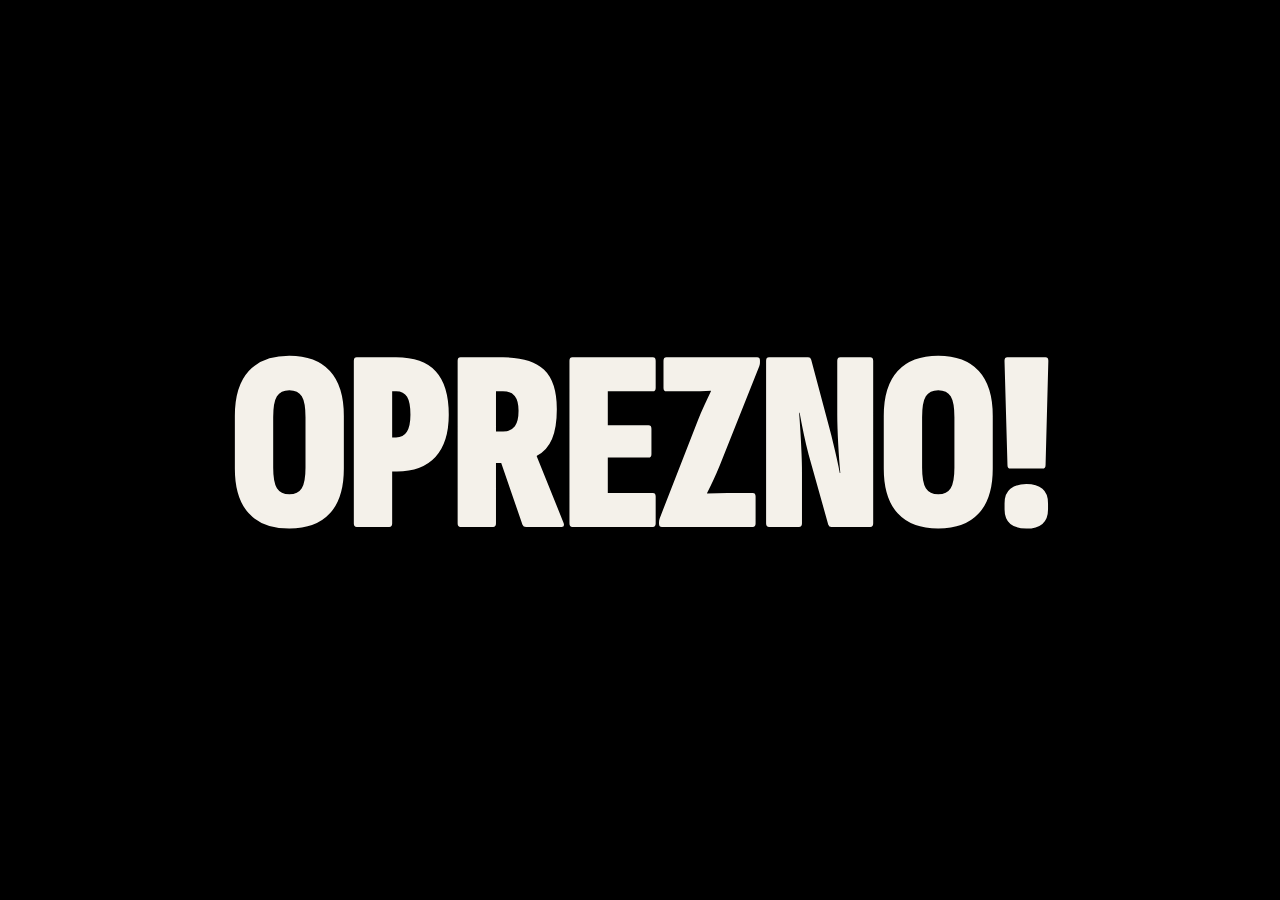
<file: index.html>
<!DOCTYPE html>
<html lang="sr">
<head>
    <meta charset="UTF-8">
    <meta name="viewport" content="width=device-width, initial-scale=1.0">
    <title>ĐAN Restoran</title>
    <meta name="theme-color" content="#000000">
    <link rel="icon" href="favicon.svg" type="image/svg+xml">
    <link rel="stylesheet" href="https://fonts.googleapis.com/css2?family=Sofia+Sans+Extra+Condensed:wght@900&display=swap">
    <link rel="stylesheet" href="v2.css?v=5">
</head>
<body>
    <p class="sr-only">OPREZNO! ОСТОРОЖНО! CAUTION!</p>

    <main class="stage">
        <h1 class="caution" id="caution">
            <span class="caution-word" id="caution-word" lang="sr">OPREZNO!</span>
        </h1>
        <div class="caution-still" id="caution-still" hidden>
            <p lang="sr">OPREZNO!</p>
            <p lang="ru">ОСТОРОЖНО!</p>
            <p lang="en">CAUTION!</p>
        </div>
    </main>

    <script src="v2.js?v=5"></script>
</body>
</html>
</file>
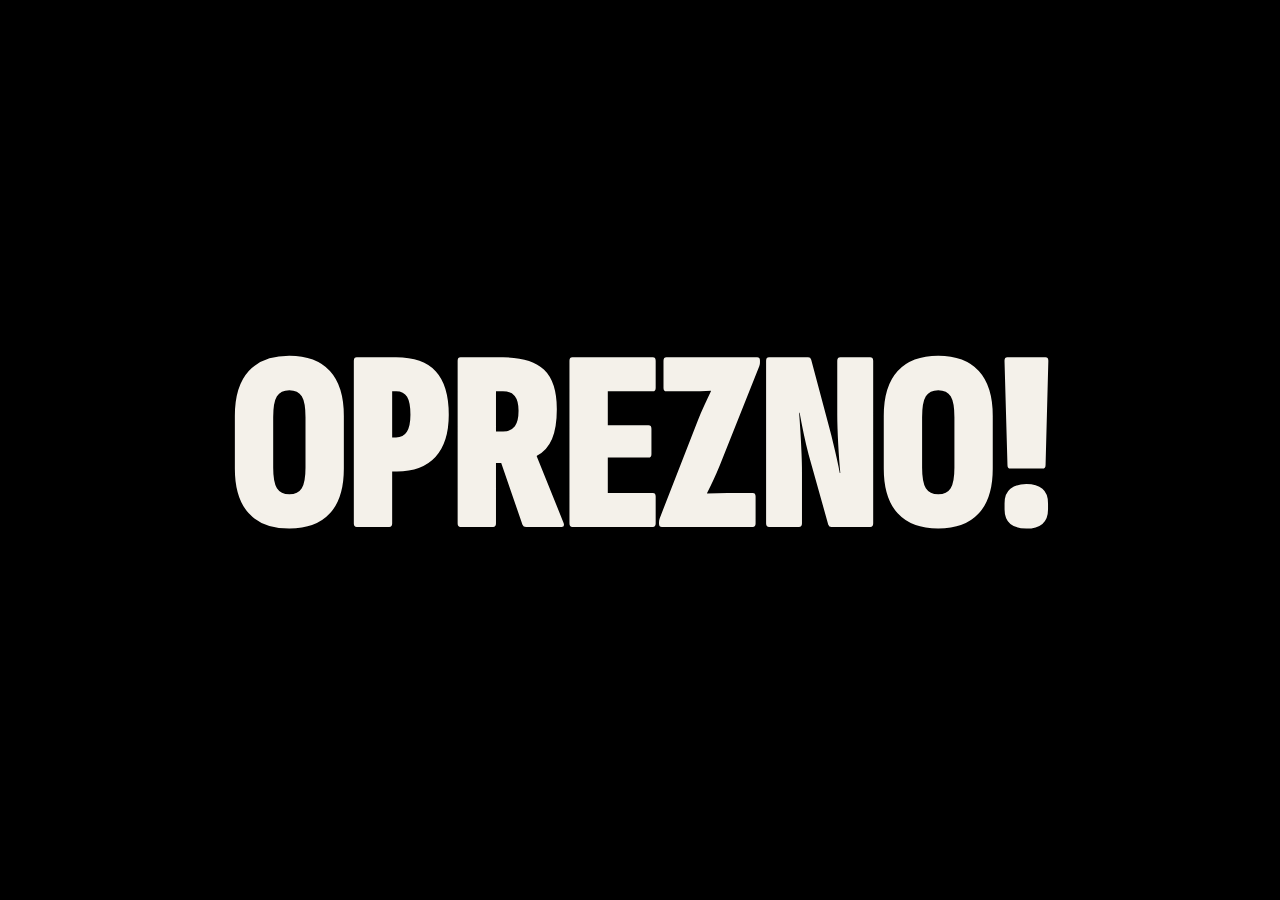
<file: contacts.html>
<!DOCTYPE html>
<html lang="sr">
<head>
    <meta charset="UTF-8">
    <meta name="viewport" content="width=device-width, initial-scale=1.0">
    <title>ĐAN Restoran — Kontakti</title>
    <link rel="stylesheet" href="contacts.css">
    <script>
        if (!/Android|webOS|iPhone|iPad|iPod|BlackBerry|IEMobile|Opera Mini/i.test(navigator.userAgent)) {
            window.location.replace('index.html');
        }
    </script>
</head>
<body>

    <div class="dance-background">
        <video autoplay muted loop playsinline>
            <source src="spring.mp4" type="video/mp4">
        </video>
        <div class="dance-overlay"></div>
    </div>

    <div class="page">

<header class="header">
            <a href="index.html">
                <img src="Logo white.svg" alt="ĐAN Restoran" class="logo">
            </a>
        </header>

        <main class="contacts">

            <a href="tel:+38163446454" class="card" aria-label="Pozovi">
                <svg xmlns="http://www.w3.org/2000/svg" viewBox="0 0 24 24" fill="white">
                    <path d="M6.62 10.79c1.44 2.83 3.76 5.14 6.59 6.59l2.2-2.2c.27-.27.67-.36 1.02-.24 1.12.37 2.33.57 3.57.57.55 0 1 .45 1 1V20c0 .55-.45 1-1 1-9.39 0-17-7.61-17-17 0-.55.45-1 1-1h3.5c.55 0 1 .45 1 1 0 1.25.2 2.45.57 3.57.11.35.03.74-.25 1.02l-2.2 2.2z"/>
                </svg>
            </a>

            <a href="https://wa.me/38163446454" class="card" target="_blank" rel="noopener noreferrer" aria-label="WhatsApp">
                <img src="WhatsApp.svg" alt="WhatsApp">
            </a>

            <a href="https://t.me/DAN_restoran" class="card" target="_blank" rel="noopener noreferrer" aria-label="Telegram">
                <img src="Telegram_logo.svg" alt="Telegram">
            </a>

            <a href="https://www.instagram.com/jan_belgrade" class="card" target="_blank" rel="noopener noreferrer" aria-label="Instagram">
                <img src="Instagram_logo_2022.svg" alt="Instagram">
            </a>

            <a href="https://glovoapp.com/sr/rs/belgrade/stores/djan-restoran-beg" class="card" target="_blank" rel="noopener noreferrer" aria-label="Glovo">
                <img src="glovo.svg" alt="Glovo">
            </a>

            <a href="https://wolt.com/sr/srb/belgrade/restaurant/djan" class="card" target="_blank" rel="noopener noreferrer" aria-label="Wolt">
                <img src="wolt.svg" alt="Wolt">
            </a>

            <a href="https://maps.app.goo.gl/SwWCUt2fLJVRojds5?g_st=ic" class="card" target="_blank" rel="noopener noreferrer" aria-label="Google Maps">
                <svg xmlns="http://www.w3.org/2000/svg" viewBox="0 0 24 24" fill="white">
                    <path d="M12 2C8.13 2 5 5.13 5 9c0 5.25 7 13 7 13s7-7.75 7-13c0-3.87-3.13-7-7-7zm0 9.5c-1.38 0-2.5-1.12-2.5-2.5s1.12-2.5 2.5-2.5 2.5 1.12 2.5 2.5-1.12 2.5-2.5 2.5z"/>
                </svg>
            </a>

        </main>
    </div>

</body>
</html>
</file>
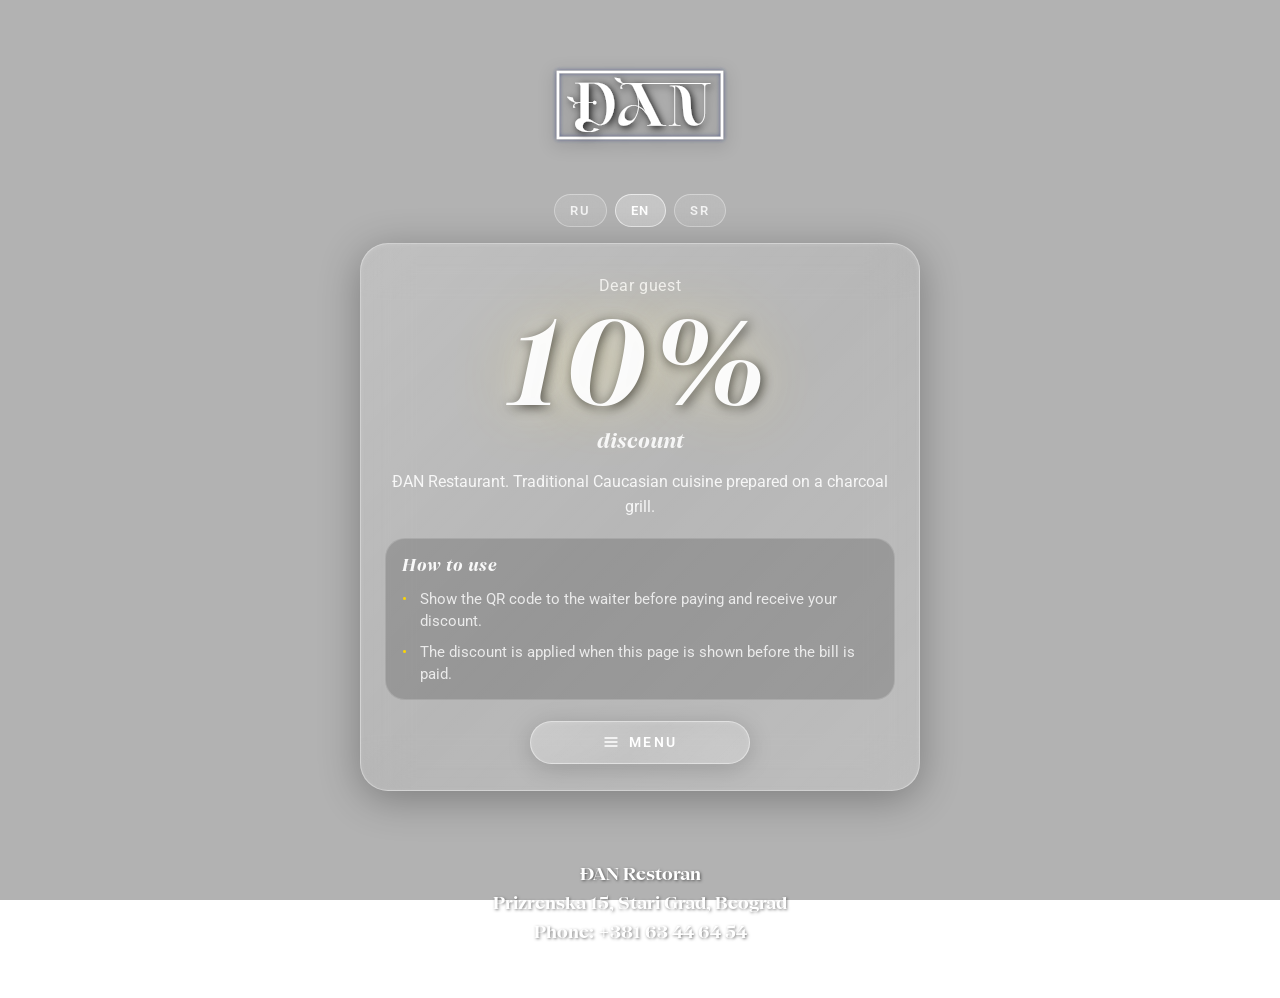
<file: discount10.html>
<!DOCTYPE html>
<html lang="sr">
<head>
    <meta charset="UTF-8">
    <meta name="viewport" content="width=device-width, initial-scale=1.0">
    <title>ĐAN Restoran — Popust 10%</title>
    <link rel="icon" href="favicon.svg" type="image/svg+xml">
    <link rel="stylesheet" href="styles.css?v=2">
    <style>
        .main-content {
            display: flex;
            align-items: center;
            justify-content: center;
            padding: 1rem 0 2rem;
        }

        .discount-shell {
            width: min(100%, 560px);
        }

        .lang-switcher {
            display: flex;
            justify-content: center;
            gap: 0.5rem;
            margin-bottom: 1rem;
        }

        .lang-btn {
            border: 1px solid rgba(255,255,255,0.36);
            background: rgba(255,255,255,0.12);
            color: rgba(255,255,255,0.82);
            padding: 0.55rem 0.95rem;
            border-radius: 999px;
            font: 600 0.82rem/1 'Roboto', sans-serif;
            letter-spacing: 0.12em;
            text-transform: uppercase;
            cursor: pointer;
            backdrop-filter: blur(18px);
            -webkit-backdrop-filter: blur(18px);
            transition: all 0.25s ease;
        }

        .lang-btn.active {
            background: rgba(255,255,255,0.26);
            color: #fff;
            border-color: rgba(255,255,255,0.62);
        }

        .discount-card {
            background: linear-gradient(135deg,
                rgba(255,255,255,0.18) 0%,
                rgba(255,255,255,0.07) 50%,
                rgba(255,255,255,0.15) 100%
            );
            backdrop-filter: blur(24px) saturate(1.4);
            -webkit-backdrop-filter: blur(24px) saturate(1.4);
            border: 1.5px solid rgba(255,255,255,0.35);
            border-radius: 28px;
            padding: 2rem 1.5rem 1.6rem;
            text-align: center;
            width: 100%;
            margin: 0 auto;
            box-shadow: 0 8px 40px rgba(0,0,0,0.3),
                        0 1px 4px rgba(255,255,255,0.12) inset;
            animation: welcomeAppear 0.9s ease both;
        }

        .discount-greeting {
            font-family: 'Roboto', sans-serif;
            font-size: 1rem;
            color: rgba(255,255,255,0.78);
            letter-spacing: 0.04em;
            margin: 0 0 0.5rem;
        }

        .discount-badge {
            font-family: 'SFT Schrifted Serif', serif;
            font-size: clamp(4.5rem, 20vw, 7.5rem);
            font-weight: 700;
            font-style: italic;
            color: rgba(255,255,255,0.97);
            letter-spacing: 0.04em;
            line-height: 1;
            text-shadow:
                0 0 30px rgba(255,255,255,0.45),
                0 0 70px rgba(255,215,0,0.3),
                2px 2px 12px rgba(0,0,0,0.8);
            margin: 0.2rem 0;
        }

        .discount-label {
            font-family: 'SFT Schrifted Serif', serif;
            font-style: italic;
            font-size: 1.3rem;
            color: rgba(255,255,255,0.88);
            margin: 0.3rem 0 1rem;
        }

        .restaurant-copy {
            font-family: 'Roboto', sans-serif;
            font-size: 0.98rem;
            line-height: 1.6;
            color: rgba(255,255,255,0.88);
            max-width: 31rem;
            margin: 0 auto 1.2rem;
        }

        .rules-box {
            text-align: left;
            background: rgba(10, 10, 10, 0.18);
            border: 1px solid rgba(255,255,255,0.16);
            border-radius: 20px;
            padding: 1rem 1rem 0.85rem;
            margin: 0 auto 1.3rem;
        }

        .rules-title {
            font: italic 700 1.05rem/1.3 'SFT Schrifted Serif', serif;
            color: rgba(255,255,255,0.94);
            margin: 0 0 0.7rem;
            letter-spacing: 0.03em;
        }

        .rules-list {
            list-style: none;
            margin: 0;
            padding: 0;
            display: grid;
            gap: 0.55rem;
        }

        .rules-list li {
            font: 400 0.92rem/1.5 'Roboto', sans-serif;
            color: rgba(255,255,255,0.8);
            padding-left: 1.1rem;
            position: relative;
        }

        .rules-list li::before {
            content: '•';
            position: absolute;
            left: 0;
            top: 0;
            color: rgba(255,215,0,0.95);
        }

        .menu-btn-row {
            display: flex;
            justify-content: center;
        }

        .menu-glass-btn {
            display: inline-flex;
            align-items: center;
            justify-content: center;
            gap: 0.65rem;
            padding: 0.8rem 1.45rem;
            min-width: 220px;
            background: linear-gradient(
                135deg,
                rgba(255,255,255,0.24) 0%,
                rgba(255,255,255,0.09) 50%,
                rgba(255,255,255,0.18) 100%
            );
            backdrop-filter: blur(24px) saturate(1.5);
            -webkit-backdrop-filter: blur(24px) saturate(1.5);
            border: 1.5px solid rgba(255,255,255,0.45);
            border-radius: 999px;
            color: #fff;
            text-decoration: none;
            font: 600 0.86rem/1 'Roboto', sans-serif;
            letter-spacing: 0.16em;
            text-transform: uppercase;
            box-shadow:
                0 4px 24px rgba(0, 0, 0, 0.18),
                0 1px 4px rgba(255, 255, 255, 0.12) inset;
            transition: all 0.35s cubic-bezier(0.25, 0.46, 0.45, 0.94);
        }

        .menu-glass-btn:hover {
            transform: translateY(-3px) scale(1.02);
            border-color: rgba(255,255,255,0.65);
            box-shadow:
                0 8px 32px rgba(0, 0, 0, 0.28),
                0 2px 6px rgba(255, 255, 255, 0.18) inset;
        }

        .menu-icon-svg {
            width: 16px;
            height: 16px;
            flex-shrink: 0;
        }

        @media (max-width: 480px) {
            .container {
                padding: 1.2rem;
            }

            .discount-card {
                padding: 1.5rem 1rem 1.1rem;
            }

            .restaurant-copy {
                font-size: 0.92rem;
            }

            .rules-list li {
                font-size: 0.88rem;
            }

            .menu-glass-btn {
                min-width: 100%;
            }
        }
    </style>
</head>
<body>
    <div class="dance-background">
        <video autoplay muted loop playsinline>
            <source src="spring.mp4" type="video/mp4">
        </video>
        <div class="dance-overlay"></div>
    </div>

    <div class="container">
        <header class="logo-container">
            <img src="Logo white.svg" alt="ĐAN Restoran Logo" class="logo">
        </header>

        <main class="main-content">
            <div class="discount-shell">
                <div class="lang-switcher" aria-label="Language switcher">
                    <button class="lang-btn" data-lang="ru" type="button">RU</button>
                    <button class="lang-btn" data-lang="en" type="button">EN</button>
                    <button class="lang-btn" data-lang="sr" type="button">SR</button>
                </div>

                <div class="discount-card">
                    <p class="discount-greeting" data-i18n="greeting"></p>
                    <div class="discount-badge">10%</div>
                    <p class="discount-label" data-i18n="discountLabel"></p>
                    <p class="restaurant-copy" data-i18n="restaurantDescription"></p>

                    <section class="rules-box" aria-labelledby="rules-title">
                        <h2 class="rules-title" id="rules-title" data-i18n="rulesTitle"></h2>
                        <ul class="rules-list">
                            <li data-i18n="ruleQr"></li>
                            <li data-i18n="rulePage"></li>
                        </ul>
                    </section>

                    <div class="menu-btn-row">
                        <a href="docs/menu.html" class="menu-glass-btn">
                            <svg class="menu-icon-svg" viewBox="0 0 24 24" fill="none" xmlns="http://www.w3.org/2000/svg" aria-hidden="true">
                                <path d="M3 6h18M3 12h18M3 18h18" stroke="currentColor" stroke-width="2" stroke-linecap="round"/>
                            </svg>
                            <span data-i18n="menuButton"></span>
                        </a>
                    </div>
                </div>
            </div>
        </main>

        <footer class="contact-section">
            <div class="contact-info">
                <p class="address">ĐAN Restoran</p>
                <p class="address">Prizrenska 15, Stari Grad, Beograd</p>
                <p class="phone">Phone: <a href="tel:+38163446454">+381 63 44 64 54</a></p>
            </div>
        </footer>
    </div>

    <script>
        const translations = {
            ru: {
                title: 'ĐAN Restoran — Скидка 10%',
                greeting: 'Уважаемый гость',
                discountLabel: 'скидка',
                restaurantDescription: 'Ресторан Джан. Блюда традиционной кавказской кухни, приготовленные на мангале на углях.',
                rulesTitle: 'Правила пользования',
                ruleQr: 'Покажите QR-код официанту перед расчетом и получите скидку.',
                rulePage: 'Скидка применяется при предъявлении этой страницы до оплаты заказа.',
                menuButton: 'Меню'
            },
            en: {
                title: 'ĐAN Restoran — 10% Discount',
                greeting: 'Dear guest',
                discountLabel: 'discount',
                restaurantDescription: 'ĐAN Restaurant. Traditional Caucasian cuisine prepared on a charcoal grill.',
                rulesTitle: 'How to use',
                ruleQr: 'Show the QR code to the waiter before paying and receive your discount.',
                rulePage: 'The discount is applied when this page is shown before the bill is paid.',
                menuButton: 'Menu'
            },
            sr: {
                title: 'ĐAN Restoran — Popust 10%',
                greeting: 'Poštovani goste',
                discountLabel: 'popust',
                restaurantDescription: 'Restoran ĐAN. Jela tradicionalne kavkaske kuhinje pripremljena na roštilju na ćumuru.',
                rulesTitle: 'Pravila korišćenja',
                ruleQr: 'Pokažite QR kod konobaru pre plaćanja i ostvarite popust.',
                rulePage: 'Popust važi kada ovu stranicu pokažete pre naplate računa.',
                menuButton: 'Meni'
            }
        };

        const supportedLangs = ['ru', 'en', 'sr'];
        const langButtons = Array.from(document.querySelectorAll('.lang-btn'));

        function detectSystemLanguage() {
            const candidates = [...(navigator.languages || []), navigator.language, navigator.userLanguage]
                .filter(Boolean)
                .map(lang => lang.toLowerCase());

            for (const lang of candidates) {
                if (lang.startsWith('ru')) return 'ru';
                if (lang.startsWith('sr') || lang.startsWith('hr') || lang.startsWith('bs')) return 'sr';
                if (lang.startsWith('en')) return 'en';
            }

            return 'sr';
        }

        function getInitialLanguage() {
            const saved = localStorage.getItem('janDiscountLang');
            if (supportedLangs.includes(saved)) {
                return saved;
            }
            return detectSystemLanguage();
        }

        function applyTranslations(lang) {
            const copy = translations[lang];
            document.documentElement.lang = lang;
            document.title = copy.title;

            document.querySelectorAll('[data-i18n]').forEach(node => {
                const key = node.dataset.i18n;
                node.textContent = copy[key];
            });

            langButtons.forEach(btn => {
                btn.classList.toggle('active', btn.dataset.lang === lang);
            });
        }

        let currentLang = getInitialLanguage();
        applyTranslations(currentLang);

        langButtons.forEach(btn => {
            btn.addEventListener('click', () => {
                currentLang = btn.dataset.lang;
                localStorage.setItem('janDiscountLang', currentLang);
                applyTranslations(currentLang);
            });
        });
    </script>
</body>
</html>
</file>
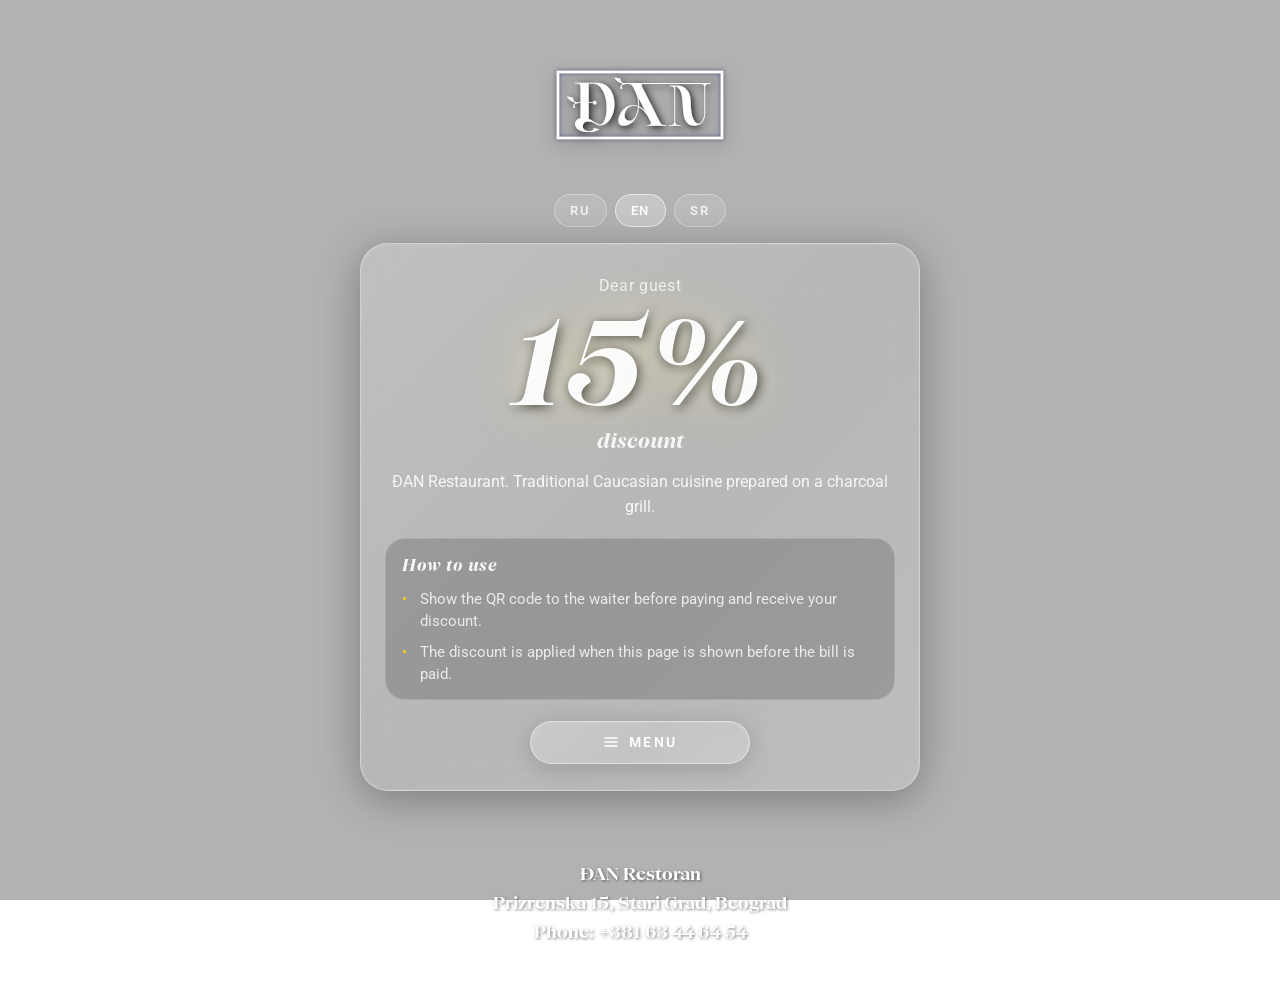
<file: discount15.html>
<!DOCTYPE html>
<html lang="sr">
<head>
    <meta charset="UTF-8">
    <meta name="viewport" content="width=device-width, initial-scale=1.0">
    <title>ĐAN Restoran — Popust 15%</title>
    <link rel="icon" href="favicon.svg" type="image/svg+xml">
    <link rel="stylesheet" href="styles.css?v=2">
    <style>
        .main-content {
            display: flex;
            align-items: center;
            justify-content: center;
            padding: 1rem 0 2rem;
        }

        .discount-shell {
            width: min(100%, 560px);
        }

        .lang-switcher {
            display: flex;
            justify-content: center;
            gap: 0.5rem;
            margin-bottom: 1rem;
        }

        .lang-btn {
            border: 1px solid rgba(255,255,255,0.36);
            background: rgba(255,255,255,0.12);
            color: rgba(255,255,255,0.82);
            padding: 0.55rem 0.95rem;
            border-radius: 999px;
            font: 600 0.82rem/1 'Roboto', sans-serif;
            letter-spacing: 0.12em;
            text-transform: uppercase;
            cursor: pointer;
            backdrop-filter: blur(18px);
            -webkit-backdrop-filter: blur(18px);
            transition: all 0.25s ease;
        }

        .lang-btn.active {
            background: rgba(255,255,255,0.26);
            color: #fff;
            border-color: rgba(255,255,255,0.62);
        }

        .discount-card {
            background: linear-gradient(135deg,
                rgba(255,255,255,0.18) 0%,
                rgba(255,255,255,0.07) 50%,
                rgba(255,255,255,0.15) 100%
            );
            backdrop-filter: blur(24px) saturate(1.4);
            -webkit-backdrop-filter: blur(24px) saturate(1.4);
            border: 1.5px solid rgba(255,255,255,0.35);
            border-radius: 28px;
            padding: 2rem 1.5rem 1.6rem;
            text-align: center;
            width: 100%;
            margin: 0 auto;
            box-shadow: 0 8px 40px rgba(0,0,0,0.3),
                        0 1px 4px rgba(255,255,255,0.12) inset;
            animation: welcomeAppear 0.9s ease both;
        }

        .discount-greeting {
            font-family: 'Roboto', sans-serif;
            font-size: 1rem;
            color: rgba(255,255,255,0.78);
            letter-spacing: 0.04em;
            margin: 0 0 0.5rem;
        }

        .discount-badge {
            font-family: 'SFT Schrifted Serif', serif;
            font-size: clamp(4.5rem, 20vw, 7.5rem);
            font-weight: 700;
            font-style: italic;
            color: rgba(255,255,255,0.97);
            letter-spacing: 0.04em;
            line-height: 1;
            text-shadow:
                0 0 30px rgba(255,255,255,0.45),
                0 0 70px rgba(255,215,0,0.3),
                2px 2px 12px rgba(0,0,0,0.8);
            margin: 0.2rem 0;
        }

        .discount-label {
            font-family: 'SFT Schrifted Serif', serif;
            font-style: italic;
            font-size: 1.3rem;
            color: rgba(255,255,255,0.88);
            margin: 0.3rem 0 1rem;
        }

        .restaurant-copy {
            font-family: 'Roboto', sans-serif;
            font-size: 0.98rem;
            line-height: 1.6;
            color: rgba(255,255,255,0.88);
            max-width: 31rem;
            margin: 0 auto 1.2rem;
        }

        .rules-box {
            text-align: left;
            background: rgba(10, 10, 10, 0.18);
            border: 1px solid rgba(255,255,255,0.16);
            border-radius: 20px;
            padding: 1rem 1rem 0.85rem;
            margin: 0 auto 1.3rem;
        }

        .rules-title {
            font: italic 700 1.05rem/1.3 'SFT Schrifted Serif', serif;
            color: rgba(255,255,255,0.94);
            margin: 0 0 0.7rem;
            letter-spacing: 0.03em;
        }

        .rules-list {
            list-style: none;
            margin: 0;
            padding: 0;
            display: grid;
            gap: 0.55rem;
        }

        .rules-list li {
            font: 400 0.92rem/1.5 'Roboto', sans-serif;
            color: rgba(255,255,255,0.8);
            padding-left: 1.1rem;
            position: relative;
        }

        .rules-list li::before {
            content: '•';
            position: absolute;
            left: 0;
            top: 0;
            color: rgba(255,215,0,0.95);
        }

        .menu-btn-row {
            display: flex;
            justify-content: center;
        }

        .menu-glass-btn {
            display: inline-flex;
            align-items: center;
            justify-content: center;
            gap: 0.65rem;
            padding: 0.8rem 1.45rem;
            min-width: 220px;
            background: linear-gradient(
                135deg,
                rgba(255,255,255,0.24) 0%,
                rgba(255,255,255,0.09) 50%,
                rgba(255,255,255,0.18) 100%
            );
            backdrop-filter: blur(24px) saturate(1.5);
            -webkit-backdrop-filter: blur(24px) saturate(1.5);
            border: 1.5px solid rgba(255,255,255,0.45);
            border-radius: 999px;
            color: #fff;
            text-decoration: none;
            font: 600 0.86rem/1 'Roboto', sans-serif;
            letter-spacing: 0.16em;
            text-transform: uppercase;
            box-shadow:
                0 4px 24px rgba(0, 0, 0, 0.18),
                0 1px 4px rgba(255, 255, 255, 0.12) inset;
            transition: all 0.35s cubic-bezier(0.25, 0.46, 0.45, 0.94);
        }

        .menu-glass-btn:hover {
            transform: translateY(-3px) scale(1.02);
            border-color: rgba(255,255,255,0.65);
            box-shadow:
                0 8px 32px rgba(0, 0, 0, 0.28),
                0 2px 6px rgba(255, 255, 255, 0.18) inset;
        }

        .menu-icon-svg {
            width: 16px;
            height: 16px;
            flex-shrink: 0;
        }

        @media (max-width: 480px) {
            .container {
                padding: 1.2rem;
            }

            .discount-card {
                padding: 1.5rem 1rem 1.1rem;
            }

            .restaurant-copy {
                font-size: 0.92rem;
            }

            .rules-list li {
                font-size: 0.88rem;
            }

            .menu-glass-btn {
                min-width: 100%;
            }
        }
    </style>
</head>
<body>
    <div class="dance-background">
        <video autoplay muted loop playsinline>
            <source src="spring.mp4" type="video/mp4">
        </video>
        <div class="dance-overlay"></div>
    </div>

    <div class="container">
        <header class="logo-container">
            <img src="Logo white.svg" alt="ĐAN Restoran Logo" class="logo">
        </header>

        <main class="main-content">
            <div class="discount-shell">
                <div class="lang-switcher" aria-label="Language switcher">
                    <button class="lang-btn" data-lang="ru" type="button">RU</button>
                    <button class="lang-btn" data-lang="en" type="button">EN</button>
                    <button class="lang-btn" data-lang="sr" type="button">SR</button>
                </div>

                <div class="discount-card">
                    <p class="discount-greeting" data-i18n="greeting"></p>
                    <div class="discount-badge">15%</div>
                    <p class="discount-label" data-i18n="discountLabel"></p>
                    <p class="restaurant-copy" data-i18n="restaurantDescription"></p>

                    <section class="rules-box" aria-labelledby="rules-title">
                        <h2 class="rules-title" id="rules-title" data-i18n="rulesTitle"></h2>
                        <ul class="rules-list">
                            <li data-i18n="ruleQr"></li>
                            <li data-i18n="rulePage"></li>
                        </ul>
                    </section>

                    <div class="menu-btn-row">
                        <a href="docs/menu.html" class="menu-glass-btn">
                            <svg class="menu-icon-svg" viewBox="0 0 24 24" fill="none" xmlns="http://www.w3.org/2000/svg" aria-hidden="true">
                                <path d="M3 6h18M3 12h18M3 18h18" stroke="currentColor" stroke-width="2" stroke-linecap="round"/>
                            </svg>
                            <span data-i18n="menuButton"></span>
                        </a>
                    </div>
                </div>
            </div>
        </main>

        <footer class="contact-section">
            <div class="contact-info">
                <p class="address">ĐAN Restoran</p>
                <p class="address">Prizrenska 15, Stari Grad, Beograd</p>
                <p class="phone">Phone: <a href="tel:+38163446454">+381 63 44 64 54</a></p>
            </div>
        </footer>
    </div>

    <script>
        const translations = {
            ru: {
                title: 'ĐAN Restoran — Скидка 15%',
                greeting: 'Уважаемый гость',
                discountLabel: 'скидка',
                restaurantDescription: 'Ресторан Джан. Блюда традиционной кавказской кухни, приготовленные на мангале на углях.',
                rulesTitle: 'Правила пользования',
                ruleQr: 'Покажите QR-код официанту перед расчетом и получите скидку.',
                rulePage: 'Скидка применяется при предъявлении этой страницы до оплаты заказа.',
                menuButton: 'Меню'
            },
            en: {
                title: 'ĐAN Restoran — 15% Discount',
                greeting: 'Dear guest',
                discountLabel: 'discount',
                restaurantDescription: 'ĐAN Restaurant. Traditional Caucasian cuisine prepared on a charcoal grill.',
                rulesTitle: 'How to use',
                ruleQr: 'Show the QR code to the waiter before paying and receive your discount.',
                rulePage: 'The discount is applied when this page is shown before the bill is paid.',
                menuButton: 'Menu'
            },
            sr: {
                title: 'ĐAN Restoran — Popust 15%',
                greeting: 'Poštovani goste',
                discountLabel: 'popust',
                restaurantDescription: 'Restoran ĐAN. Jela tradicionalne kavkaske kuhinje pripremljena na roštilju na ćumuru.',
                rulesTitle: 'Pravila korišćenja',
                ruleQr: 'Pokažite QR kod konobaru pre plaćanja i ostvarite popust.',
                rulePage: 'Popust važi kada ovu stranicu pokažete pre naplate računa.',
                menuButton: 'Meni'
            }
        };

        const supportedLangs = ['ru', 'en', 'sr'];
        const langButtons = Array.from(document.querySelectorAll('.lang-btn'));

        function detectSystemLanguage() {
            const candidates = [...(navigator.languages || []), navigator.language, navigator.userLanguage]
                .filter(Boolean)
                .map(lang => lang.toLowerCase());

            for (const lang of candidates) {
                if (lang.startsWith('ru')) return 'ru';
                if (lang.startsWith('sr') || lang.startsWith('hr') || lang.startsWith('bs')) return 'sr';
                if (lang.startsWith('en')) return 'en';
            }

            return 'sr';
        }

        function getInitialLanguage() {
            const saved = localStorage.getItem('janDiscountLang');
            if (supportedLangs.includes(saved)) {
                return saved;
            }
            return detectSystemLanguage();
        }

        function applyTranslations(lang) {
            const copy = translations[lang];
            document.documentElement.lang = lang;
            document.title = copy.title;

            document.querySelectorAll('[data-i18n]').forEach(node => {
                const key = node.dataset.i18n;
                node.textContent = copy[key];
            });

            langButtons.forEach(btn => {
                btn.classList.toggle('active', btn.dataset.lang === lang);
            });
        }

        let currentLang = getInitialLanguage();
        applyTranslations(currentLang);

        langButtons.forEach(btn => {
            btn.addEventListener('click', () => {
                currentLang = btn.dataset.lang;
                localStorage.setItem('janDiscountLang', currentLang);
                applyTranslations(currentLang);
            });
        });
    </script>
</body>
</html>
</file>
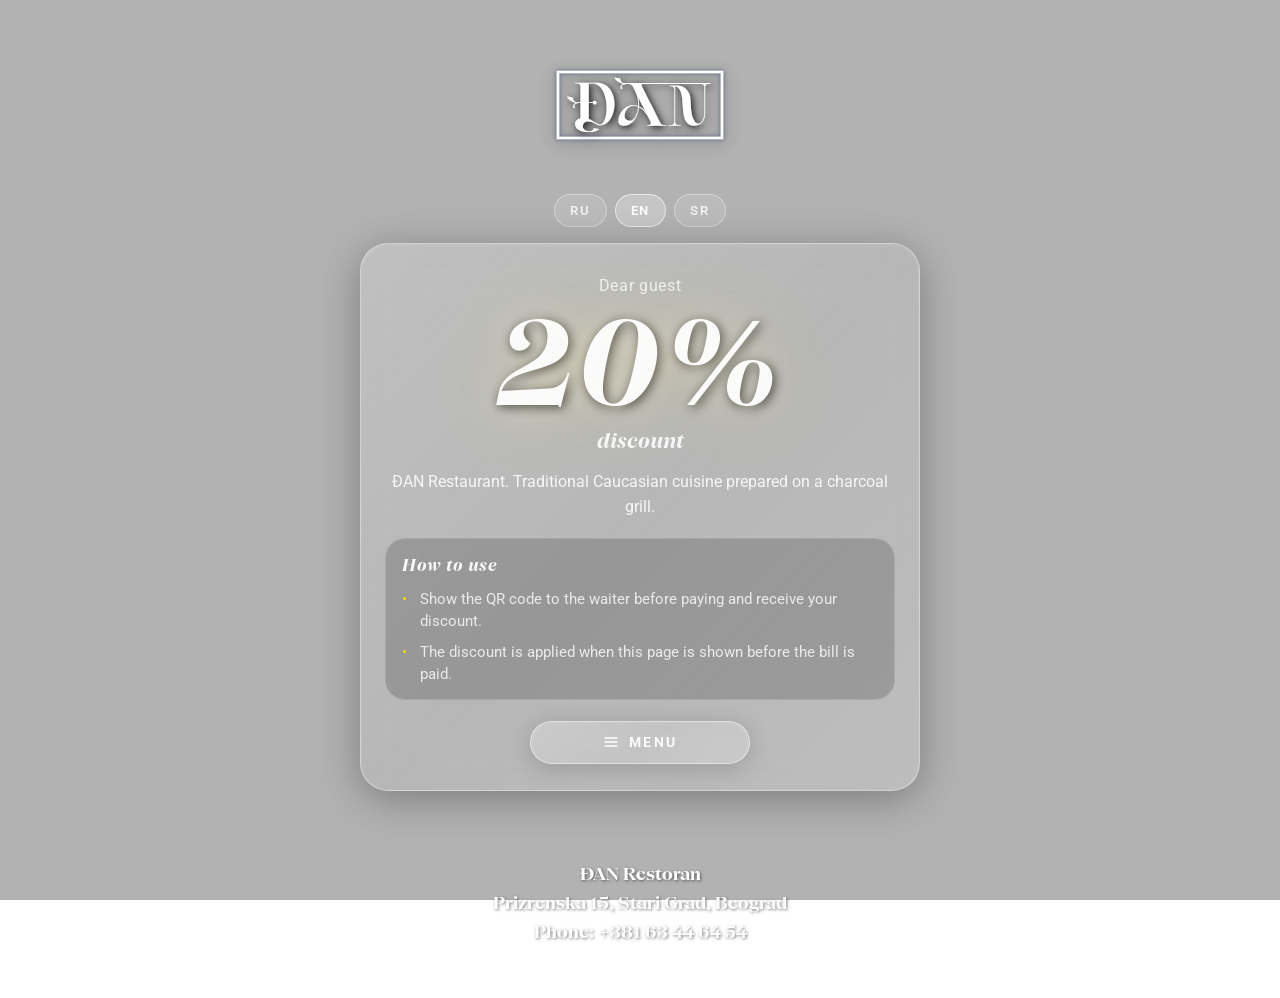
<file: discount20.html>
<!DOCTYPE html>
<html lang="sr">
<head>
    <meta charset="UTF-8">
    <meta name="viewport" content="width=device-width, initial-scale=1.0">
    <title>ĐAN Restoran — Popust 20%</title>
    <link rel="icon" href="favicon.svg" type="image/svg+xml">
    <link rel="stylesheet" href="styles.css?v=2">
    <style>
        .main-content {
            display: flex;
            align-items: center;
            justify-content: center;
            padding: 1rem 0 2rem;
        }

        .discount-shell {
            width: min(100%, 560px);
        }

        .lang-switcher {
            display: flex;
            justify-content: center;
            gap: 0.5rem;
            margin-bottom: 1rem;
        }

        .lang-btn {
            border: 1px solid rgba(255,255,255,0.36);
            background: rgba(255,255,255,0.12);
            color: rgba(255,255,255,0.82);
            padding: 0.55rem 0.95rem;
            border-radius: 999px;
            font: 600 0.82rem/1 'Roboto', sans-serif;
            letter-spacing: 0.12em;
            text-transform: uppercase;
            cursor: pointer;
            backdrop-filter: blur(18px);
            -webkit-backdrop-filter: blur(18px);
            transition: all 0.25s ease;
        }

        .lang-btn.active {
            background: rgba(255,255,255,0.26);
            color: #fff;
            border-color: rgba(255,255,255,0.62);
        }

        .discount-card {
            background: linear-gradient(135deg,
                rgba(255,255,255,0.18) 0%,
                rgba(255,255,255,0.07) 50%,
                rgba(255,255,255,0.15) 100%
            );
            backdrop-filter: blur(24px) saturate(1.4);
            -webkit-backdrop-filter: blur(24px) saturate(1.4);
            border: 1.5px solid rgba(255,255,255,0.35);
            border-radius: 28px;
            padding: 2rem 1.5rem 1.6rem;
            text-align: center;
            width: 100%;
            margin: 0 auto;
            box-shadow: 0 8px 40px rgba(0,0,0,0.3),
                        0 1px 4px rgba(255,255,255,0.12) inset;
            animation: welcomeAppear 0.9s ease both;
        }

        .discount-greeting {
            font-family: 'Roboto', sans-serif;
            font-size: 1rem;
            color: rgba(255,255,255,0.78);
            letter-spacing: 0.04em;
            margin: 0 0 0.5rem;
        }

        .discount-badge {
            font-family: 'SFT Schrifted Serif', serif;
            font-size: clamp(4.5rem, 20vw, 7.5rem);
            font-weight: 700;
            font-style: italic;
            color: rgba(255,255,255,0.97);
            letter-spacing: 0.04em;
            line-height: 1;
            text-shadow:
                0 0 30px rgba(255,255,255,0.45),
                0 0 70px rgba(255,215,0,0.3),
                2px 2px 12px rgba(0,0,0,0.8);
            margin: 0.2rem 0;
        }

        .discount-label {
            font-family: 'SFT Schrifted Serif', serif;
            font-style: italic;
            font-size: 1.3rem;
            color: rgba(255,255,255,0.88);
            margin: 0.3rem 0 1rem;
        }

        .restaurant-copy {
            font-family: 'Roboto', sans-serif;
            font-size: 0.98rem;
            line-height: 1.6;
            color: rgba(255,255,255,0.88);
            max-width: 31rem;
            margin: 0 auto 1.2rem;
        }

        .rules-box {
            text-align: left;
            background: rgba(10, 10, 10, 0.18);
            border: 1px solid rgba(255,255,255,0.16);
            border-radius: 20px;
            padding: 1rem 1rem 0.85rem;
            margin: 0 auto 1.3rem;
        }

        .rules-title {
            font: italic 700 1.05rem/1.3 'SFT Schrifted Serif', serif;
            color: rgba(255,255,255,0.94);
            margin: 0 0 0.7rem;
            letter-spacing: 0.03em;
        }

        .rules-list {
            list-style: none;
            margin: 0;
            padding: 0;
            display: grid;
            gap: 0.55rem;
        }

        .rules-list li {
            font: 400 0.92rem/1.5 'Roboto', sans-serif;
            color: rgba(255,255,255,0.8);
            padding-left: 1.1rem;
            position: relative;
        }

        .rules-list li::before {
            content: '•';
            position: absolute;
            left: 0;
            top: 0;
            color: rgba(255,215,0,0.95);
        }

        .menu-btn-row {
            display: flex;
            justify-content: center;
        }

        .menu-glass-btn {
            display: inline-flex;
            align-items: center;
            justify-content: center;
            gap: 0.65rem;
            padding: 0.8rem 1.45rem;
            min-width: 220px;
            background: linear-gradient(
                135deg,
                rgba(255,255,255,0.24) 0%,
                rgba(255,255,255,0.09) 50%,
                rgba(255,255,255,0.18) 100%
            );
            backdrop-filter: blur(24px) saturate(1.5);
            -webkit-backdrop-filter: blur(24px) saturate(1.5);
            border: 1.5px solid rgba(255,255,255,0.45);
            border-radius: 999px;
            color: #fff;
            text-decoration: none;
            font: 600 0.86rem/1 'Roboto', sans-serif;
            letter-spacing: 0.16em;
            text-transform: uppercase;
            box-shadow:
                0 4px 24px rgba(0, 0, 0, 0.18),
                0 1px 4px rgba(255, 255, 255, 0.12) inset;
            transition: all 0.35s cubic-bezier(0.25, 0.46, 0.45, 0.94);
        }

        .menu-glass-btn:hover {
            transform: translateY(-3px) scale(1.02);
            border-color: rgba(255,255,255,0.65);
            box-shadow:
                0 8px 32px rgba(0, 0, 0, 0.28),
                0 2px 6px rgba(255, 255, 255, 0.18) inset;
        }

        .menu-icon-svg {
            width: 16px;
            height: 16px;
            flex-shrink: 0;
        }

        @media (max-width: 480px) {
            .container {
                padding: 1.2rem;
            }

            .discount-card {
                padding: 1.5rem 1rem 1.1rem;
            }

            .restaurant-copy {
                font-size: 0.92rem;
            }

            .rules-list li {
                font-size: 0.88rem;
            }

            .menu-glass-btn {
                min-width: 100%;
            }
        }
    </style>
</head>
<body>
    <div class="dance-background">
        <video autoplay muted loop playsinline>
            <source src="spring.mp4" type="video/mp4">
        </video>
        <div class="dance-overlay"></div>
    </div>

    <div class="container">
        <header class="logo-container">
            <img src="Logo white.svg" alt="ĐAN Restoran Logo" class="logo">
        </header>

        <main class="main-content">
            <div class="discount-shell">
                <div class="lang-switcher" aria-label="Language switcher">
                    <button class="lang-btn" data-lang="ru" type="button">RU</button>
                    <button class="lang-btn" data-lang="en" type="button">EN</button>
                    <button class="lang-btn" data-lang="sr" type="button">SR</button>
                </div>

                <div class="discount-card">
                    <p class="discount-greeting" data-i18n="greeting"></p>
                    <div class="discount-badge">20%</div>
                    <p class="discount-label" data-i18n="discountLabel"></p>
                    <p class="restaurant-copy" data-i18n="restaurantDescription"></p>

                    <section class="rules-box" aria-labelledby="rules-title">
                        <h2 class="rules-title" id="rules-title" data-i18n="rulesTitle"></h2>
                        <ul class="rules-list">
                            <li data-i18n="ruleQr"></li>
                            <li data-i18n="rulePage"></li>
                        </ul>
                    </section>

                    <div class="menu-btn-row">
                        <a href="docs/menu.html" class="menu-glass-btn">
                            <svg class="menu-icon-svg" viewBox="0 0 24 24" fill="none" xmlns="http://www.w3.org/2000/svg" aria-hidden="true">
                                <path d="M3 6h18M3 12h18M3 18h18" stroke="currentColor" stroke-width="2" stroke-linecap="round"/>
                            </svg>
                            <span data-i18n="menuButton"></span>
                        </a>
                    </div>
                </div>
            </div>
        </main>

        <footer class="contact-section">
            <div class="contact-info">
                <p class="address">ĐAN Restoran</p>
                <p class="address">Prizrenska 15, Stari Grad, Beograd</p>
                <p class="phone">Phone: <a href="tel:+38163446454">+381 63 44 64 54</a></p>
            </div>
        </footer>
    </div>

    <script>
        const translations = {
            ru: {
                title: 'ĐAN Restoran — Скидка 20%',
                greeting: 'Уважаемый гость',
                discountLabel: 'скидка',
                restaurantDescription: 'Ресторан Джан. Блюда традиционной кавказской кухни, приготовленные на мангале на углях.',
                rulesTitle: 'Правила пользования',
                ruleQr: 'Покажите QR-код официанту перед расчетом и получите скидку.',
                rulePage: 'Скидка применяется при предъявлении этой страницы до оплаты заказа.',
                menuButton: 'Меню'
            },
            en: {
                title: 'ĐAN Restoran — 20% Discount',
                greeting: 'Dear guest',
                discountLabel: 'discount',
                restaurantDescription: 'ĐAN Restaurant. Traditional Caucasian cuisine prepared on a charcoal grill.',
                rulesTitle: 'How to use',
                ruleQr: 'Show the QR code to the waiter before paying and receive your discount.',
                rulePage: 'The discount is applied when this page is shown before the bill is paid.',
                menuButton: 'Menu'
            },
            sr: {
                title: 'ĐAN Restoran — Popust 20%',
                greeting: 'Poštovani goste',
                discountLabel: 'popust',
                restaurantDescription: 'Restoran ĐAN. Jela tradicionalne kavkaske kuhinje pripremljena na roštilju na ćumuru.',
                rulesTitle: 'Pravila korišćenja',
                ruleQr: 'Pokažite QR kod konobaru pre plaćanja i ostvarite popust.',
                rulePage: 'Popust važi kada ovu stranicu pokažete pre naplate računa.',
                menuButton: 'Meni'
            }
        };

        const supportedLangs = ['ru', 'en', 'sr'];
        const langButtons = Array.from(document.querySelectorAll('.lang-btn'));

        function detectSystemLanguage() {
            const candidates = [...(navigator.languages || []), navigator.language, navigator.userLanguage]
                .filter(Boolean)
                .map(lang => lang.toLowerCase());

            for (const lang of candidates) {
                if (lang.startsWith('ru')) return 'ru';
                if (lang.startsWith('sr') || lang.startsWith('hr') || lang.startsWith('bs')) return 'sr';
                if (lang.startsWith('en')) return 'en';
            }

            return 'sr';
        }

        function getInitialLanguage() {
            const saved = localStorage.getItem('janDiscountLang');
            if (supportedLangs.includes(saved)) {
                return saved;
            }
            return detectSystemLanguage();
        }

        function applyTranslations(lang) {
            const copy = translations[lang];
            document.documentElement.lang = lang;
            document.title = copy.title;

            document.querySelectorAll('[data-i18n]').forEach(node => {
                const key = node.dataset.i18n;
                node.textContent = copy[key];
            });

            langButtons.forEach(btn => {
                btn.classList.toggle('active', btn.dataset.lang === lang);
            });
        }

        let currentLang = getInitialLanguage();
        applyTranslations(currentLang);

        langButtons.forEach(btn => {
            btn.addEventListener('click', () => {
                currentLang = btn.dataset.lang;
                localStorage.setItem('janDiscountLang', currentLang);
                applyTranslations(currentLang);
            });
        });
    </script>
</body>
</html>
</file>
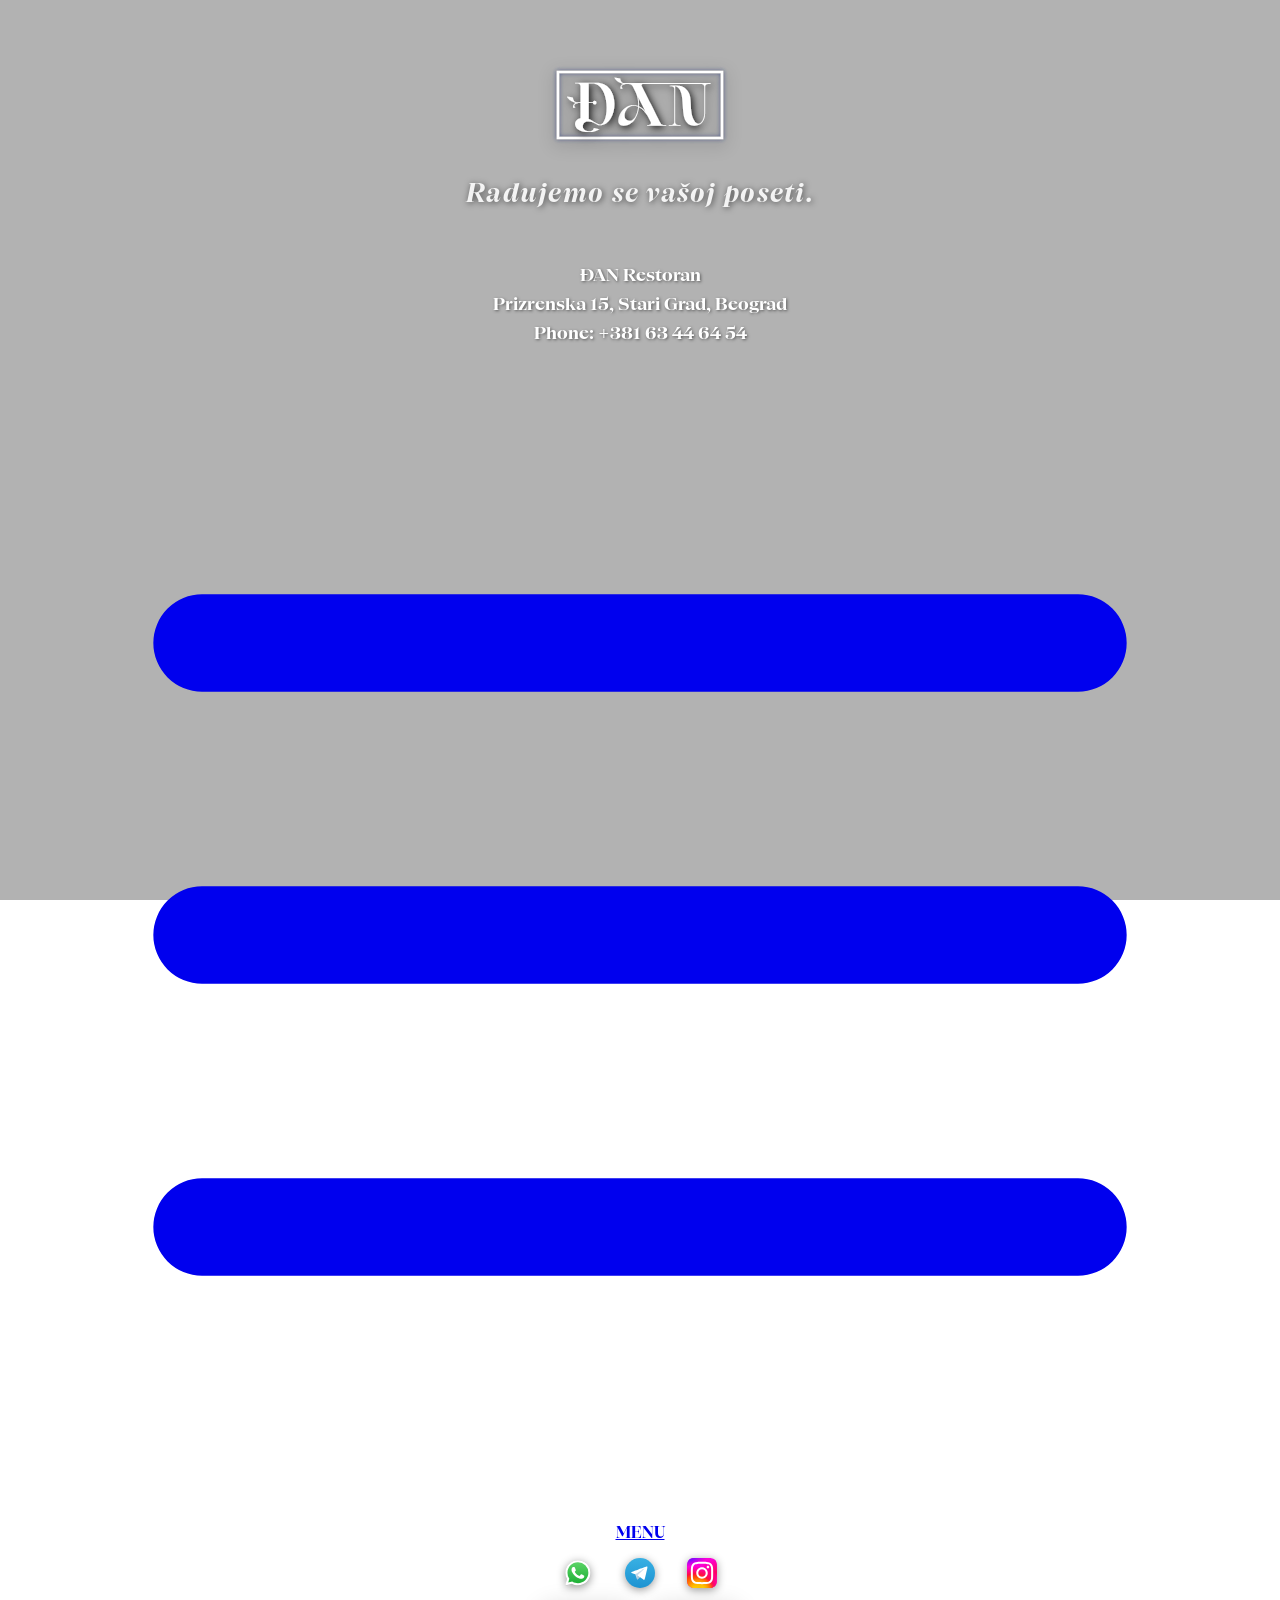
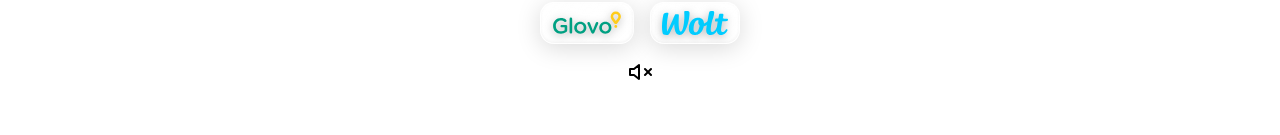
<file: stop.html>
<!DOCTYPE html>
<html lang="sr">
<head>
    <meta charset="UTF-8">
    <meta name="viewport" content="width=device-width, initial-scale=1.0">
    <title>ĐAN Restoran - Beograd</title>
    <link rel="icon" href="favicon.svg" type="image/svg+xml">
    <link rel="stylesheet" href="styles.css?v=2">
</head>
<body>
    <div class="dance-background">
        <video autoplay muted loop playsinline>
            <source src="spring.mp4" type="video/mp4">
        </video>
        <div class="dance-overlay"></div>
    </div>

    <div class="container">
        <!-- Логотип -->
        <header class="logo-container">
            <img src="Logo white.svg" alt="ĐAN Restoran Logo" class="logo">
        </header>

        <!-- Пустой main для центрирования -->
        <main class="main-content"></main>

        <!-- Фраза -->
        <p class="welcome-text">Radujemo se vašoj poseti.</p>

        <!-- Контакты -->
        <footer class="contact-section">
            <div class="contact-info">
                <p class="address">ĐAN Restoran</p>
                <p class="address">Prizrenska 15, Stari Grad, Beograd</p>
                <p class="phone">Phone: <a href="tel:+38163446454">+381 63 44 64 54</a></p>
            </div>

            <!-- Menu button -->
            <div class="menu-btn-row">
                <a href="menu" class="menu-glass-btn">
                    <svg class="menu-icon-svg" viewBox="0 0 24 24" fill="none" xmlns="http://www.w3.org/2000/svg">
                        <path d="M3 6h18M3 12h18M3 18h18" stroke="currentColor" stroke-width="2" stroke-linecap="round"/>
                    </svg>
                    MENU
                </a>
            </div>

            <!-- Соцсети -->
            <div class="social-row">
                <a href="https://wa.me/38163446454" target="_blank" rel="noopener noreferrer">
                    <img src="WhatsApp.svg" alt="WhatsApp" class="social-icon">
                </a>
                <a href="https://t.me/DAN_restoran" target="_blank" rel="noopener noreferrer">
                    <img src="Telegram_logo.svg" alt="Telegram" class="social-icon">
                </a>
                <a href="https://www.instagram.com/jan_belgrade" target="_blank" rel="noopener noreferrer">
                    <img src="Instagram_logo_2022.svg" alt="Instagram" class="social-icon">
                </a>
            </div>

            <!-- Доставка -->
            <div class="delivery-row">
                <a href="https://glovoapp.com/sr/rs/belgrade/stores/djan-restoran-beg" class="liquid-glass-btn" target="_blank" rel="noopener noreferrer">
                    <img src="glovo.svg" alt="Glovo" class="btn-logo">
                </a>
                <a href="https://wolt.com/sr/srb/belgrade/restaurant/djan" class="liquid-glass-btn" target="_blank" rel="noopener noreferrer">
                    <img src="wolt.svg" alt="Wolt" class="btn-logo">
                </a>
            </div>

            <!-- Mute button -->
            <div class="mute-button-container">
                <button id="mute-button" class="mute-button">
                    <img id="mute-icon" src="mute.svg" alt="Mute/Unmute" class="mute-icon">
                </button>
            </div>
        </footer>
    </div>

    <script src="script.js"></script>
</body>
</html>
</file>
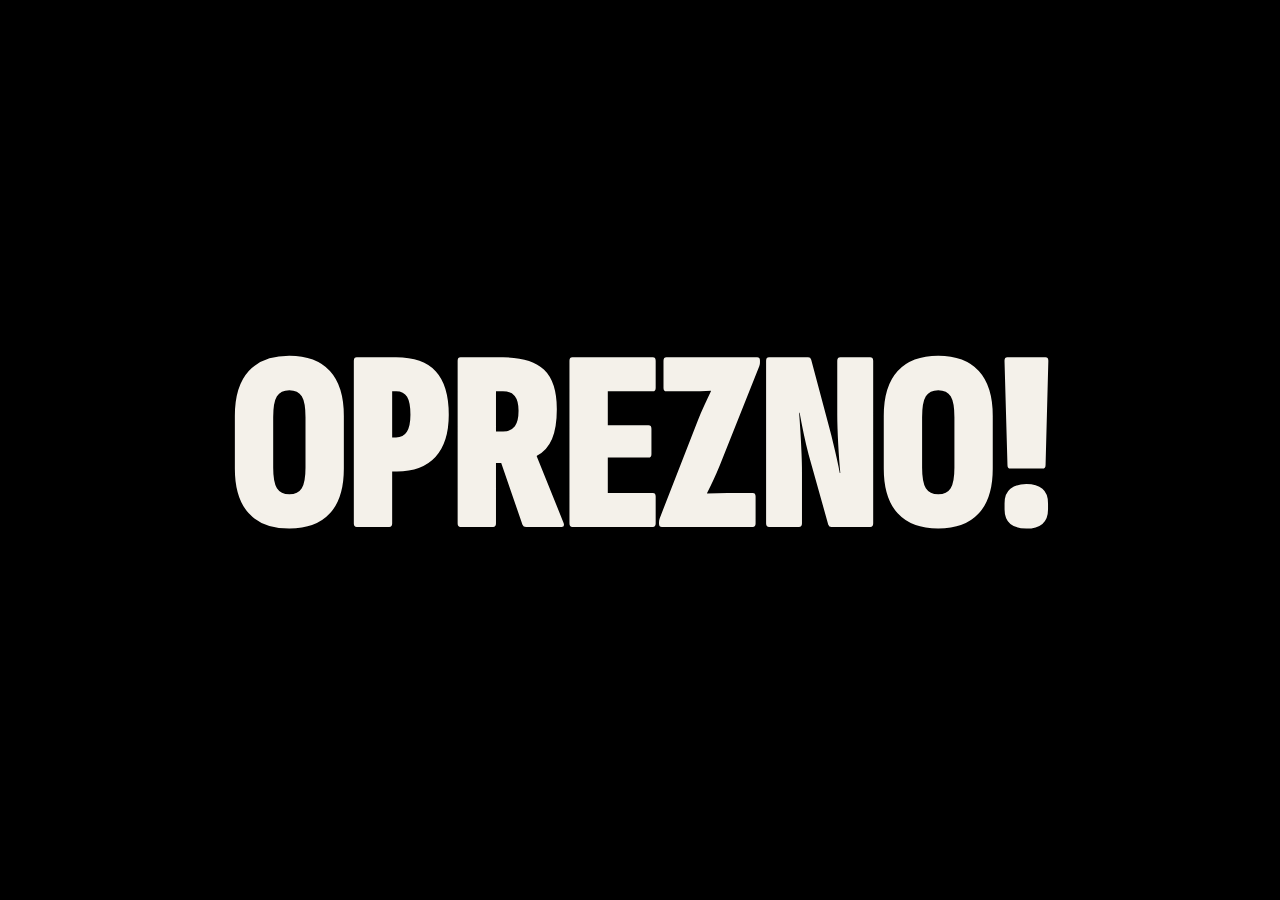
<file: v2.html>
<!DOCTYPE html>
<html lang="sr">
<head>
    <meta charset="UTF-8">
    <meta http-equiv="refresh" content="0; url=/">
    <link rel="canonical" href="/">
    <title>ĐAN Restoran</title>
    <script>location.replace('/');</script>
</head>
<body></body>
</html>
</file>
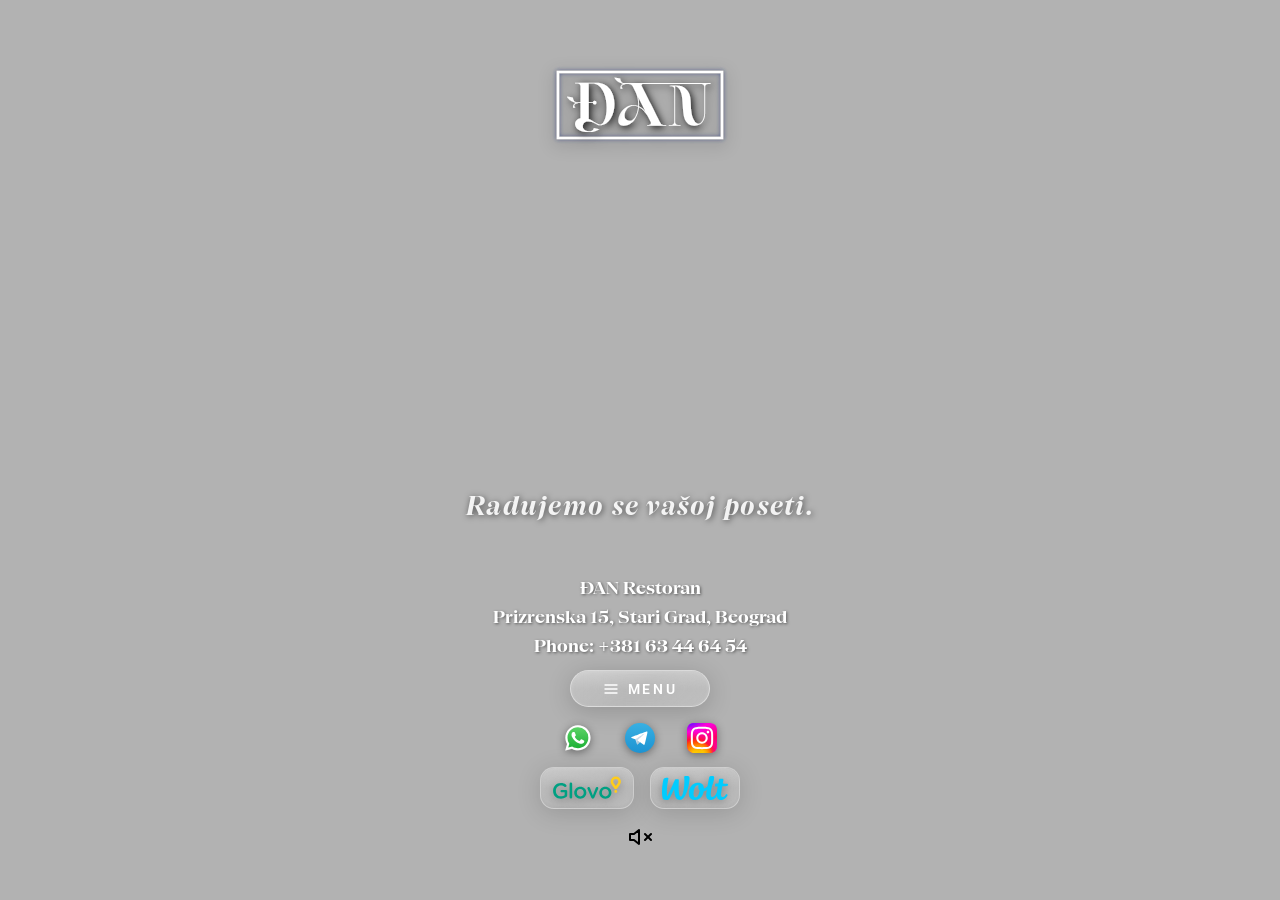
<file: docs/contacts.html>
<!DOCTYPE html>
<html lang="sr">
<head>
    <meta charset="UTF-8">
    <meta name="viewport" content="width=device-width, initial-scale=1.0">
    <title>ĐAN Restoran — Kontakti</title>
    <link rel="icon" href="favicon.svg" type="image/svg+xml">
    <link rel="stylesheet" href="contacts.css?v=7">
    <script>
        if (!/Android|webOS|iPhone|iPad|iPod|BlackBerry|IEMobile|Opera Mini/i.test(navigator.userAgent)) {
            window.location.replace('stop.html');
        }
    </script>
</head>
<body>

    <div class="dance-background">
        <video autoplay muted loop playsinline>
            <source src="spring.mp4" type="video/mp4">
        </video>
        <div class="dance-overlay"></div>
    </div>

    <div class="page">

<header class="header">
            <a href="stop.html">
                <img src="Logo white.svg" alt="ĐAN Restoran" class="logo">
            </a>
        </header>

        <main class="contacts">

            <a href="tel:+38163446454" class="card" aria-label="Pozovi">
                <svg xmlns="http://www.w3.org/2000/svg" viewBox="0 0 24 24" fill="white">
                    <path d="M6.62 10.79c1.44 2.83 3.76 5.14 6.59 6.59l2.2-2.2c.27-.27.67-.36 1.02-.24 1.12.37 2.33.57 3.57.57.55 0 1 .45 1 1V20c0 .55-.45 1-1 1-9.39 0-17-7.61-17-17 0-.55.45-1 1-1h3.5c.55 0 1 .45 1 1 0 1.25.2 2.45.57 3.57.11.35.03.74-.25 1.02l-2.2 2.2z"/>
                </svg>
            </a>

            <a href="https://wa.me/38163446454" class="card" target="_blank" rel="noopener noreferrer" aria-label="WhatsApp">
                <img src="WhatsApp.svg" alt="WhatsApp">
            </a>

            <a href="https://t.me/DAN_restoran" class="card" target="_blank" rel="noopener noreferrer" aria-label="Telegram">
                <img src="Telegram_logo.svg" alt="Telegram">
            </a>

            <a href="https://www.instagram.com/jan_belgrade" class="card" target="_blank" rel="noopener noreferrer" aria-label="Instagram">
                <img src="Instagram_logo_2022.svg" alt="Instagram">
            </a>

            <a href="https://glovoapp.com/sr/rs/belgrade/stores/djan-restoran-beg" class="card" target="_blank" rel="noopener noreferrer" aria-label="Glovo">
                <img src="glovo.svg" alt="Glovo">
            </a>

            <a href="https://wolt.com/sr/srb/belgrade/restaurant/djan" class="card" target="_blank" rel="noopener noreferrer" aria-label="Wolt">
                <img src="wolt.svg" alt="Wolt">
            </a>

            <a href="https://maps.app.goo.gl/SwWCUt2fLJVRojds5?g_st=ic" class="card" target="_blank" rel="noopener noreferrer" aria-label="Google Maps">
                <svg xmlns="http://www.w3.org/2000/svg" viewBox="0 0 24 24" fill="white">
                    <path d="M12 2C8.13 2 5 5.13 5 9c0 5.25 7 13 7 13s7-7.75 7-13c0-3.87-3.13-7-7-7zm0 9.5c-1.38 0-2.5-1.12-2.5-2.5s1.12-2.5 2.5-2.5 2.5 1.12 2.5 2.5-1.12 2.5-2.5 2.5z"/>
                </svg>
            </a>

        </main>
    </div>

</body>
</html>
</file>
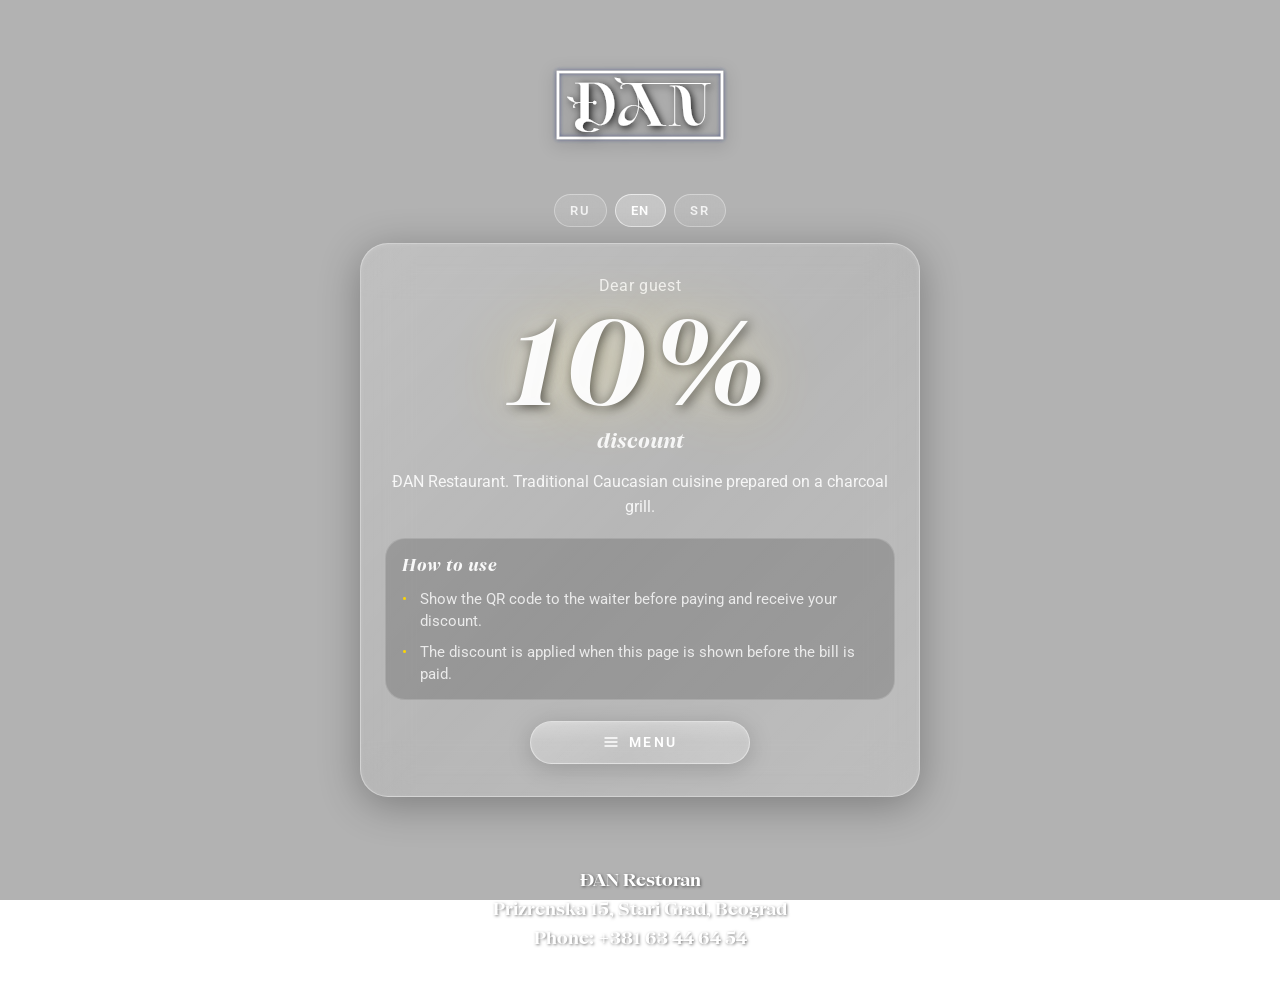
<file: docs/discount10.html>
<!DOCTYPE html>
<html lang="sr">
<head>
    <meta charset="UTF-8">
    <meta name="viewport" content="width=device-width, initial-scale=1.0">
    <title>ĐAN Restoran — Popust 10%</title>
    <link rel="icon" href="favicon.svg" type="image/svg+xml">
    <link rel="stylesheet" href="styles.css?v=2">
    <style>
        .main-content {
            display: flex;
            align-items: center;
            justify-content: center;
            padding: 1rem 0 2rem;
        }

        .discount-shell {
            width: min(100%, 560px);
        }

        .lang-switcher {
            display: flex;
            justify-content: center;
            gap: 0.5rem;
            margin-bottom: 1rem;
        }

        .lang-btn {
            border: 1px solid rgba(255,255,255,0.36);
            background: rgba(255,255,255,0.12);
            color: rgba(255,255,255,0.82);
            padding: 0.55rem 0.95rem;
            border-radius: 999px;
            font: 600 0.82rem/1 'Roboto', sans-serif;
            letter-spacing: 0.12em;
            text-transform: uppercase;
            cursor: pointer;
            backdrop-filter: blur(18px);
            -webkit-backdrop-filter: blur(18px);
            transition: all 0.25s ease;
        }

        .lang-btn.active {
            background: rgba(255,255,255,0.26);
            color: #fff;
            border-color: rgba(255,255,255,0.62);
        }

        .discount-card {
            background: linear-gradient(135deg,
                rgba(255,255,255,0.18) 0%,
                rgba(255,255,255,0.07) 50%,
                rgba(255,255,255,0.15) 100%
            );
            backdrop-filter: blur(24px) saturate(1.4);
            -webkit-backdrop-filter: blur(24px) saturate(1.4);
            border: 1.5px solid rgba(255,255,255,0.35);
            border-radius: 28px;
            padding: 2rem 1.5rem 1.6rem;
            text-align: center;
            width: 100%;
            margin: 0 auto;
            box-shadow: 0 8px 40px rgba(0,0,0,0.3),
                        0 1px 4px rgba(255,255,255,0.12) inset;
            animation: welcomeAppear 0.9s ease both;
        }

        .discount-greeting {
            font-family: 'Roboto', sans-serif;
            font-size: 1rem;
            color: rgba(255,255,255,0.78);
            letter-spacing: 0.04em;
            margin: 0 0 0.5rem;
        }

        .discount-badge {
            font-family: 'SFT Schrifted Serif', serif;
            font-size: clamp(4.5rem, 20vw, 7.5rem);
            font-weight: 700;
            font-style: italic;
            color: rgba(255,255,255,0.97);
            letter-spacing: 0.04em;
            line-height: 1;
            text-shadow:
                0 0 30px rgba(255,255,255,0.45),
                0 0 70px rgba(255,215,0,0.3),
                2px 2px 12px rgba(0,0,0,0.8);
            margin: 0.2rem 0;
        }

        .discount-label {
            font-family: 'SFT Schrifted Serif', serif;
            font-style: italic;
            font-size: 1.3rem;
            color: rgba(255,255,255,0.88);
            margin: 0.3rem 0 1rem;
        }

        .restaurant-copy {
            font-family: 'Roboto', sans-serif;
            font-size: 0.98rem;
            line-height: 1.6;
            color: rgba(255,255,255,0.88);
            max-width: 31rem;
            margin: 0 auto 1.2rem;
        }

        .rules-box {
            text-align: left;
            background: rgba(10, 10, 10, 0.18);
            border: 1px solid rgba(255,255,255,0.16);
            border-radius: 20px;
            padding: 1rem 1rem 0.85rem;
            margin: 0 auto 1.3rem;
        }

        .rules-title {
            font: italic 700 1.05rem/1.3 'SFT Schrifted Serif', serif;
            color: rgba(255,255,255,0.94);
            margin: 0 0 0.7rem;
            letter-spacing: 0.03em;
        }

        .rules-list {
            list-style: none;
            margin: 0;
            padding: 0;
            display: grid;
            gap: 0.55rem;
        }

        .rules-list li {
            font: 400 0.92rem/1.5 'Roboto', sans-serif;
            color: rgba(255,255,255,0.8);
            padding-left: 1.1rem;
            position: relative;
        }

        .rules-list li::before {
            content: '•';
            position: absolute;
            left: 0;
            top: 0;
            color: rgba(255,215,0,0.95);
        }

        .menu-btn-row {
            display: flex;
            justify-content: center;
        }

        .menu-glass-btn {
            display: inline-flex;
            align-items: center;
            justify-content: center;
            gap: 0.65rem;
            padding: 0.8rem 1.45rem;
            min-width: 220px;
            background: linear-gradient(
                135deg,
                rgba(255,255,255,0.24) 0%,
                rgba(255,255,255,0.09) 50%,
                rgba(255,255,255,0.18) 100%
            );
            backdrop-filter: blur(24px) saturate(1.5);
            -webkit-backdrop-filter: blur(24px) saturate(1.5);
            border: 1.5px solid rgba(255,255,255,0.45);
            border-radius: 999px;
            color: #fff;
            text-decoration: none;
            font: 600 0.86rem/1 'Roboto', sans-serif;
            letter-spacing: 0.16em;
            text-transform: uppercase;
            box-shadow:
                0 4px 24px rgba(0, 0, 0, 0.18),
                0 1px 4px rgba(255, 255, 255, 0.12) inset;
            transition: all 0.35s cubic-bezier(0.25, 0.46, 0.45, 0.94);
        }

        .menu-glass-btn:hover {
            transform: translateY(-3px) scale(1.02);
            border-color: rgba(255,255,255,0.65);
            box-shadow:
                0 8px 32px rgba(0, 0, 0, 0.28),
                0 2px 6px rgba(255, 255, 255, 0.18) inset;
        }

        .menu-icon-svg {
            width: 16px;
            height: 16px;
            flex-shrink: 0;
        }

        @media (max-width: 480px) {
            .container {
                padding: 1.2rem;
            }

            .discount-card {
                padding: 1.5rem 1rem 1.1rem;
            }

            .restaurant-copy {
                font-size: 0.92rem;
            }

            .rules-list li {
                font-size: 0.88rem;
            }

            .menu-glass-btn {
                min-width: 100%;
            }
        }
    </style>
</head>
<body>
    <div class="dance-background">
        <video autoplay muted loop playsinline>
            <source src="spring.mp4" type="video/mp4">
        </video>
        <div class="dance-overlay"></div>
    </div>

    <div class="container">
        <header class="logo-container">
            <img src="Logo white.svg" alt="ĐAN Restoran Logo" class="logo">
        </header>

        <main class="main-content">
            <div class="discount-shell">
                <div class="lang-switcher" aria-label="Language switcher">
                    <button class="lang-btn" data-lang="ru" type="button">RU</button>
                    <button class="lang-btn" data-lang="en" type="button">EN</button>
                    <button class="lang-btn" data-lang="sr" type="button">SR</button>
                </div>

                <div class="discount-card">
                    <p class="discount-greeting" data-i18n="greeting"></p>
                    <div class="discount-badge">10%</div>
                    <p class="discount-label" data-i18n="discountLabel"></p>
                    <p class="restaurant-copy" data-i18n="restaurantDescription"></p>

                    <section class="rules-box" aria-labelledby="rules-title">
                        <h2 class="rules-title" id="rules-title" data-i18n="rulesTitle"></h2>
                        <ul class="rules-list">
                            <li data-i18n="ruleQr"></li>
                            <li data-i18n="rulePage"></li>
                        </ul>
                    </section>

                    <div class="menu-btn-row">
                        <a href="menu.html" class="menu-glass-btn">
                            <svg class="menu-icon-svg" viewBox="0 0 24 24" fill="none" xmlns="http://www.w3.org/2000/svg" aria-hidden="true">
                                <path d="M3 6h18M3 12h18M3 18h18" stroke="currentColor" stroke-width="2" stroke-linecap="round"/>
                            </svg>
                            <span data-i18n="menuButton"></span>
                        </a>
                    </div>
                </div>
            </div>
        </main>

        <footer class="contact-section">
            <div class="contact-info">
                <p class="address">ĐAN Restoran</p>
                <p class="address">Prizrenska 15, Stari Grad, Beograd</p>
                <p class="phone">Phone: <a href="tel:+38163446454">+381 63 44 64 54</a></p>
            </div>
        </footer>
    </div>

    <script>
        const translations = {
            ru: {
                title: 'ĐAN Restoran — Скидка 10%',
                greeting: 'Уважаемый гость',
                discountLabel: 'скидка',
                restaurantDescription: 'Ресторан Джан. Блюда традиционной кавказской кухни, приготовленные на мангале на углях.',
                rulesTitle: 'Правила пользования',
                ruleQr: 'Покажите QR-код официанту перед расчетом и получите скидку.',
                rulePage: 'Скидка применяется при предъявлении этой страницы до оплаты заказа.',
                menuButton: 'Меню'
            },
            en: {
                title: 'ĐAN Restoran — 10% Discount',
                greeting: 'Dear guest',
                discountLabel: 'discount',
                restaurantDescription: 'ĐAN Restaurant. Traditional Caucasian cuisine prepared on a charcoal grill.',
                rulesTitle: 'How to use',
                ruleQr: 'Show the QR code to the waiter before paying and receive your discount.',
                rulePage: 'The discount is applied when this page is shown before the bill is paid.',
                menuButton: 'Menu'
            },
            sr: {
                title: 'ĐAN Restoran — Popust 10%',
                greeting: 'Poštovani goste',
                discountLabel: 'popust',
                restaurantDescription: 'Restoran ĐAN. Jela tradicionalne kavkaske kuhinje pripremljena na roštilju na ćumuru.',
                rulesTitle: 'Pravila korišćenja',
                ruleQr: 'Pokažite QR kod konobaru pre plaćanja i ostvarite popust.',
                rulePage: 'Popust važi kada ovu stranicu pokažete pre naplate računa.',
                menuButton: 'Meni'
            }
        };

        const supportedLangs = ['ru', 'en', 'sr'];
        const langButtons = Array.from(document.querySelectorAll('.lang-btn'));

        function detectSystemLanguage() {
            const candidates = [...(navigator.languages || []), navigator.language, navigator.userLanguage]
                .filter(Boolean)
                .map(lang => lang.toLowerCase());

            for (const lang of candidates) {
                if (lang.startsWith('ru')) return 'ru';
                if (lang.startsWith('sr') || lang.startsWith('hr') || lang.startsWith('bs')) return 'sr';
                if (lang.startsWith('en')) return 'en';
            }

            return 'sr';
        }

        function getInitialLanguage() {
            const saved = localStorage.getItem('janDiscountLang');
            if (supportedLangs.includes(saved)) {
                return saved;
            }
            return detectSystemLanguage();
        }

        function applyTranslations(lang) {
            const copy = translations[lang];
            document.documentElement.lang = lang;
            document.title = copy.title;

            document.querySelectorAll('[data-i18n]').forEach(node => {
                const key = node.dataset.i18n;
                node.textContent = copy[key];
            });

            langButtons.forEach(btn => {
                btn.classList.toggle('active', btn.dataset.lang === lang);
            });
        }

        let currentLang = getInitialLanguage();
        applyTranslations(currentLang);

        langButtons.forEach(btn => {
            btn.addEventListener('click', () => {
                currentLang = btn.dataset.lang;
                localStorage.setItem('janDiscountLang', currentLang);
                applyTranslations(currentLang);
            });
        });
    </script>
</body>
</html>
</file>
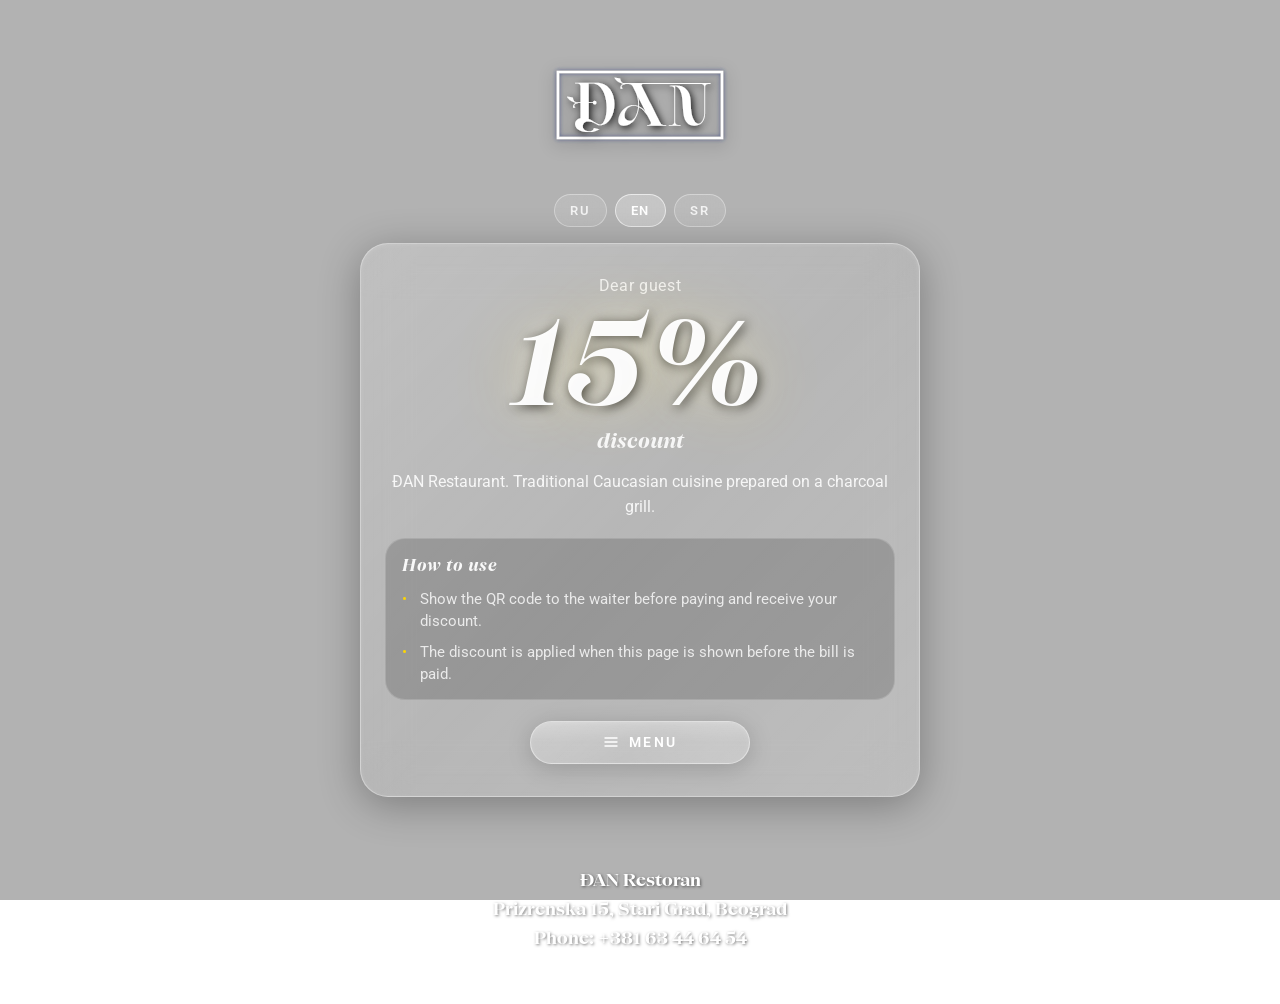
<file: docs/discount15.html>
<!DOCTYPE html>
<html lang="sr">
<head>
    <meta charset="UTF-8">
    <meta name="viewport" content="width=device-width, initial-scale=1.0">
    <title>ĐAN Restoran — Popust 15%</title>
    <link rel="icon" href="favicon.svg" type="image/svg+xml">
    <link rel="stylesheet" href="styles.css?v=2">
    <style>
        .main-content {
            display: flex;
            align-items: center;
            justify-content: center;
            padding: 1rem 0 2rem;
        }

        .discount-shell {
            width: min(100%, 560px);
        }

        .lang-switcher {
            display: flex;
            justify-content: center;
            gap: 0.5rem;
            margin-bottom: 1rem;
        }

        .lang-btn {
            border: 1px solid rgba(255,255,255,0.36);
            background: rgba(255,255,255,0.12);
            color: rgba(255,255,255,0.82);
            padding: 0.55rem 0.95rem;
            border-radius: 999px;
            font: 600 0.82rem/1 'Roboto', sans-serif;
            letter-spacing: 0.12em;
            text-transform: uppercase;
            cursor: pointer;
            backdrop-filter: blur(18px);
            -webkit-backdrop-filter: blur(18px);
            transition: all 0.25s ease;
        }

        .lang-btn.active {
            background: rgba(255,255,255,0.26);
            color: #fff;
            border-color: rgba(255,255,255,0.62);
        }

        .discount-card {
            background: linear-gradient(135deg,
                rgba(255,255,255,0.18) 0%,
                rgba(255,255,255,0.07) 50%,
                rgba(255,255,255,0.15) 100%
            );
            backdrop-filter: blur(24px) saturate(1.4);
            -webkit-backdrop-filter: blur(24px) saturate(1.4);
            border: 1.5px solid rgba(255,255,255,0.35);
            border-radius: 28px;
            padding: 2rem 1.5rem 1.6rem;
            text-align: center;
            width: 100%;
            margin: 0 auto;
            box-shadow: 0 8px 40px rgba(0,0,0,0.3),
                        0 1px 4px rgba(255,255,255,0.12) inset;
            animation: welcomeAppear 0.9s ease both;
        }

        .discount-greeting {
            font-family: 'Roboto', sans-serif;
            font-size: 1rem;
            color: rgba(255,255,255,0.78);
            letter-spacing: 0.04em;
            margin: 0 0 0.5rem;
        }

        .discount-badge {
            font-family: 'SFT Schrifted Serif', serif;
            font-size: clamp(4.5rem, 20vw, 7.5rem);
            font-weight: 700;
            font-style: italic;
            color: rgba(255,255,255,0.97);
            letter-spacing: 0.04em;
            line-height: 1;
            text-shadow:
                0 0 30px rgba(255,255,255,0.45),
                0 0 70px rgba(255,215,0,0.3),
                2px 2px 12px rgba(0,0,0,0.8);
            margin: 0.2rem 0;
        }

        .discount-label {
            font-family: 'SFT Schrifted Serif', serif;
            font-style: italic;
            font-size: 1.3rem;
            color: rgba(255,255,255,0.88);
            margin: 0.3rem 0 1rem;
        }

        .restaurant-copy {
            font-family: 'Roboto', sans-serif;
            font-size: 0.98rem;
            line-height: 1.6;
            color: rgba(255,255,255,0.88);
            max-width: 31rem;
            margin: 0 auto 1.2rem;
        }

        .rules-box {
            text-align: left;
            background: rgba(10, 10, 10, 0.18);
            border: 1px solid rgba(255,255,255,0.16);
            border-radius: 20px;
            padding: 1rem 1rem 0.85rem;
            margin: 0 auto 1.3rem;
        }

        .rules-title {
            font: italic 700 1.05rem/1.3 'SFT Schrifted Serif', serif;
            color: rgba(255,255,255,0.94);
            margin: 0 0 0.7rem;
            letter-spacing: 0.03em;
        }

        .rules-list {
            list-style: none;
            margin: 0;
            padding: 0;
            display: grid;
            gap: 0.55rem;
        }

        .rules-list li {
            font: 400 0.92rem/1.5 'Roboto', sans-serif;
            color: rgba(255,255,255,0.8);
            padding-left: 1.1rem;
            position: relative;
        }

        .rules-list li::before {
            content: '•';
            position: absolute;
            left: 0;
            top: 0;
            color: rgba(255,215,0,0.95);
        }

        .menu-btn-row {
            display: flex;
            justify-content: center;
        }

        .menu-glass-btn {
            display: inline-flex;
            align-items: center;
            justify-content: center;
            gap: 0.65rem;
            padding: 0.8rem 1.45rem;
            min-width: 220px;
            background: linear-gradient(
                135deg,
                rgba(255,255,255,0.24) 0%,
                rgba(255,255,255,0.09) 50%,
                rgba(255,255,255,0.18) 100%
            );
            backdrop-filter: blur(24px) saturate(1.5);
            -webkit-backdrop-filter: blur(24px) saturate(1.5);
            border: 1.5px solid rgba(255,255,255,0.45);
            border-radius: 999px;
            color: #fff;
            text-decoration: none;
            font: 600 0.86rem/1 'Roboto', sans-serif;
            letter-spacing: 0.16em;
            text-transform: uppercase;
            box-shadow:
                0 4px 24px rgba(0, 0, 0, 0.18),
                0 1px 4px rgba(255, 255, 255, 0.12) inset;
            transition: all 0.35s cubic-bezier(0.25, 0.46, 0.45, 0.94);
        }

        .menu-glass-btn:hover {
            transform: translateY(-3px) scale(1.02);
            border-color: rgba(255,255,255,0.65);
            box-shadow:
                0 8px 32px rgba(0, 0, 0, 0.28),
                0 2px 6px rgba(255, 255, 255, 0.18) inset;
        }

        .menu-icon-svg {
            width: 16px;
            height: 16px;
            flex-shrink: 0;
        }

        @media (max-width: 480px) {
            .container {
                padding: 1.2rem;
            }

            .discount-card {
                padding: 1.5rem 1rem 1.1rem;
            }

            .restaurant-copy {
                font-size: 0.92rem;
            }

            .rules-list li {
                font-size: 0.88rem;
            }

            .menu-glass-btn {
                min-width: 100%;
            }
        }
    </style>
</head>
<body>
    <div class="dance-background">
        <video autoplay muted loop playsinline>
            <source src="spring.mp4" type="video/mp4">
        </video>
        <div class="dance-overlay"></div>
    </div>

    <div class="container">
        <header class="logo-container">
            <img src="Logo white.svg" alt="ĐAN Restoran Logo" class="logo">
        </header>

        <main class="main-content">
            <div class="discount-shell">
                <div class="lang-switcher" aria-label="Language switcher">
                    <button class="lang-btn" data-lang="ru" type="button">RU</button>
                    <button class="lang-btn" data-lang="en" type="button">EN</button>
                    <button class="lang-btn" data-lang="sr" type="button">SR</button>
                </div>

                <div class="discount-card">
                    <p class="discount-greeting" data-i18n="greeting"></p>
                    <div class="discount-badge">15%</div>
                    <p class="discount-label" data-i18n="discountLabel"></p>
                    <p class="restaurant-copy" data-i18n="restaurantDescription"></p>

                    <section class="rules-box" aria-labelledby="rules-title">
                        <h2 class="rules-title" id="rules-title" data-i18n="rulesTitle"></h2>
                        <ul class="rules-list">
                            <li data-i18n="ruleQr"></li>
                            <li data-i18n="rulePage"></li>
                        </ul>
                    </section>

                    <div class="menu-btn-row">
                        <a href="menu.html" class="menu-glass-btn">
                            <svg class="menu-icon-svg" viewBox="0 0 24 24" fill="none" xmlns="http://www.w3.org/2000/svg" aria-hidden="true">
                                <path d="M3 6h18M3 12h18M3 18h18" stroke="currentColor" stroke-width="2" stroke-linecap="round"/>
                            </svg>
                            <span data-i18n="menuButton"></span>
                        </a>
                    </div>
                </div>
            </div>
        </main>

        <footer class="contact-section">
            <div class="contact-info">
                <p class="address">ĐAN Restoran</p>
                <p class="address">Prizrenska 15, Stari Grad, Beograd</p>
                <p class="phone">Phone: <a href="tel:+38163446454">+381 63 44 64 54</a></p>
            </div>
        </footer>
    </div>

    <script>
        const translations = {
            ru: {
                title: 'ĐAN Restoran — Скидка 15%',
                greeting: 'Уважаемый гость',
                discountLabel: 'скидка',
                restaurantDescription: 'Ресторан Джан. Блюда традиционной кавказской кухни, приготовленные на мангале на углях.',
                rulesTitle: 'Правила пользования',
                ruleQr: 'Покажите QR-код официанту перед расчетом и получите скидку.',
                rulePage: 'Скидка применяется при предъявлении этой страницы до оплаты заказа.',
                menuButton: 'Меню'
            },
            en: {
                title: 'ĐAN Restoran — 15% Discount',
                greeting: 'Dear guest',
                discountLabel: 'discount',
                restaurantDescription: 'ĐAN Restaurant. Traditional Caucasian cuisine prepared on a charcoal grill.',
                rulesTitle: 'How to use',
                ruleQr: 'Show the QR code to the waiter before paying and receive your discount.',
                rulePage: 'The discount is applied when this page is shown before the bill is paid.',
                menuButton: 'Menu'
            },
            sr: {
                title: 'ĐAN Restoran — Popust 15%',
                greeting: 'Poštovani goste',
                discountLabel: 'popust',
                restaurantDescription: 'Restoran ĐAN. Jela tradicionalne kavkaske kuhinje pripremljena na roštilju na ćumuru.',
                rulesTitle: 'Pravila korišćenja',
                ruleQr: 'Pokažite QR kod konobaru pre plaćanja i ostvarite popust.',
                rulePage: 'Popust važi kada ovu stranicu pokažete pre naplate računa.',
                menuButton: 'Meni'
            }
        };

        const supportedLangs = ['ru', 'en', 'sr'];
        const langButtons = Array.from(document.querySelectorAll('.lang-btn'));

        function detectSystemLanguage() {
            const candidates = [...(navigator.languages || []), navigator.language, navigator.userLanguage]
                .filter(Boolean)
                .map(lang => lang.toLowerCase());

            for (const lang of candidates) {
                if (lang.startsWith('ru')) return 'ru';
                if (lang.startsWith('sr') || lang.startsWith('hr') || lang.startsWith('bs')) return 'sr';
                if (lang.startsWith('en')) return 'en';
            }

            return 'sr';
        }

        function getInitialLanguage() {
            const saved = localStorage.getItem('janDiscountLang');
            if (supportedLangs.includes(saved)) {
                return saved;
            }
            return detectSystemLanguage();
        }

        function applyTranslations(lang) {
            const copy = translations[lang];
            document.documentElement.lang = lang;
            document.title = copy.title;

            document.querySelectorAll('[data-i18n]').forEach(node => {
                const key = node.dataset.i18n;
                node.textContent = copy[key];
            });

            langButtons.forEach(btn => {
                btn.classList.toggle('active', btn.dataset.lang === lang);
            });
        }

        let currentLang = getInitialLanguage();
        applyTranslations(currentLang);

        langButtons.forEach(btn => {
            btn.addEventListener('click', () => {
                currentLang = btn.dataset.lang;
                localStorage.setItem('janDiscountLang', currentLang);
                applyTranslations(currentLang);
            });
        });
    </script>
</body>
</html>
</file>
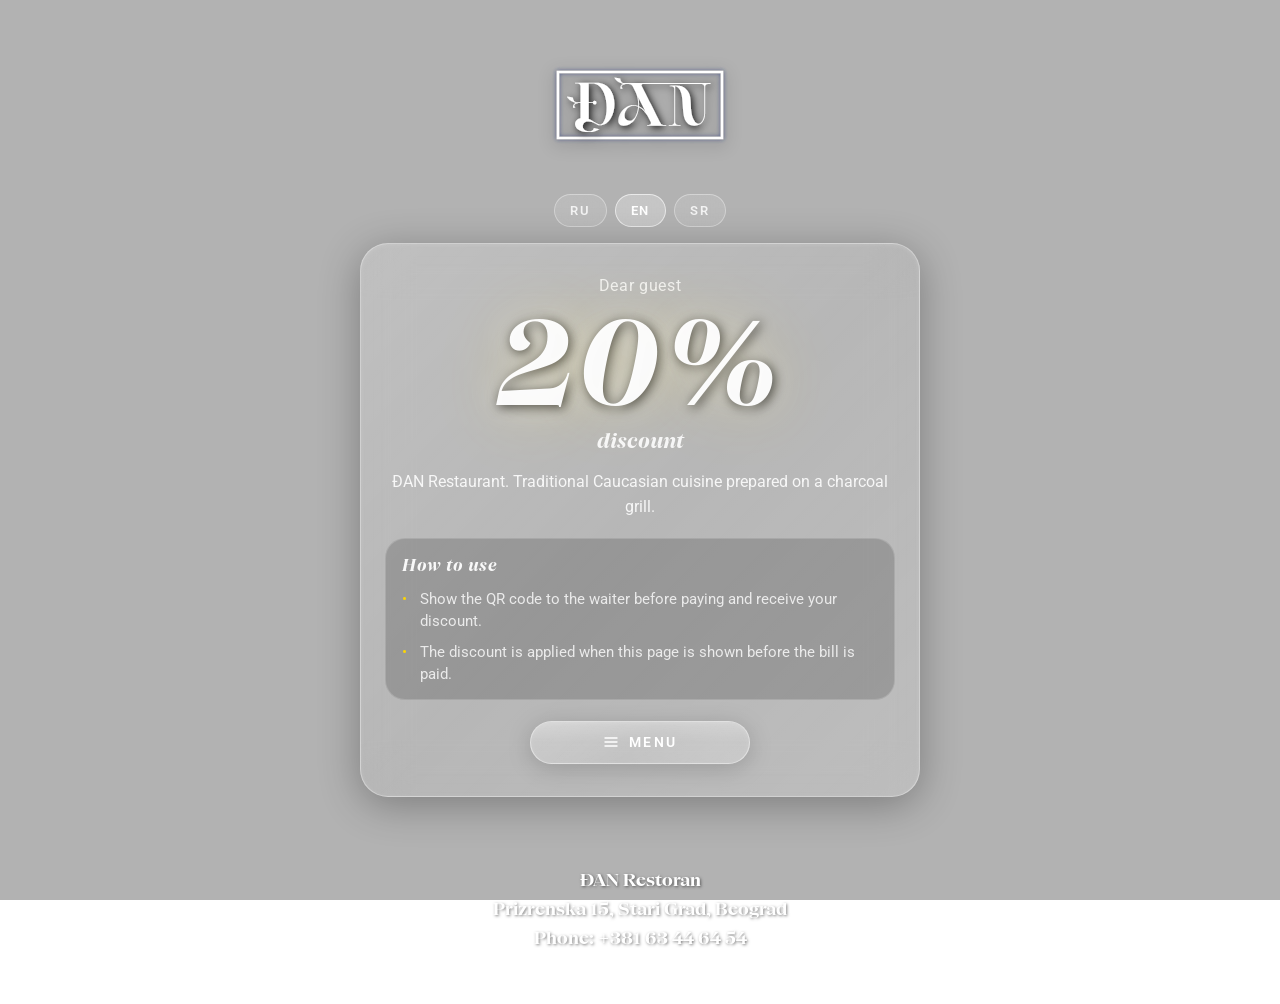
<file: docs/discount20.html>
<!DOCTYPE html>
<html lang="sr">
<head>
    <meta charset="UTF-8">
    <meta name="viewport" content="width=device-width, initial-scale=1.0">
    <title>ĐAN Restoran — Popust 20%</title>
    <link rel="icon" href="favicon.svg" type="image/svg+xml">
    <link rel="stylesheet" href="styles.css?v=2">
    <style>
        .main-content {
            display: flex;
            align-items: center;
            justify-content: center;
            padding: 1rem 0 2rem;
        }

        .discount-shell {
            width: min(100%, 560px);
        }

        .lang-switcher {
            display: flex;
            justify-content: center;
            gap: 0.5rem;
            margin-bottom: 1rem;
        }

        .lang-btn {
            border: 1px solid rgba(255,255,255,0.36);
            background: rgba(255,255,255,0.12);
            color: rgba(255,255,255,0.82);
            padding: 0.55rem 0.95rem;
            border-radius: 999px;
            font: 600 0.82rem/1 'Roboto', sans-serif;
            letter-spacing: 0.12em;
            text-transform: uppercase;
            cursor: pointer;
            backdrop-filter: blur(18px);
            -webkit-backdrop-filter: blur(18px);
            transition: all 0.25s ease;
        }

        .lang-btn.active {
            background: rgba(255,255,255,0.26);
            color: #fff;
            border-color: rgba(255,255,255,0.62);
        }

        .discount-card {
            background: linear-gradient(135deg,
                rgba(255,255,255,0.18) 0%,
                rgba(255,255,255,0.07) 50%,
                rgba(255,255,255,0.15) 100%
            );
            backdrop-filter: blur(24px) saturate(1.4);
            -webkit-backdrop-filter: blur(24px) saturate(1.4);
            border: 1.5px solid rgba(255,255,255,0.35);
            border-radius: 28px;
            padding: 2rem 1.5rem 1.6rem;
            text-align: center;
            width: 100%;
            margin: 0 auto;
            box-shadow: 0 8px 40px rgba(0,0,0,0.3),
                        0 1px 4px rgba(255,255,255,0.12) inset;
            animation: welcomeAppear 0.9s ease both;
        }

        .discount-greeting {
            font-family: 'Roboto', sans-serif;
            font-size: 1rem;
            color: rgba(255,255,255,0.78);
            letter-spacing: 0.04em;
            margin: 0 0 0.5rem;
        }

        .discount-badge {
            font-family: 'SFT Schrifted Serif', serif;
            font-size: clamp(4.5rem, 20vw, 7.5rem);
            font-weight: 700;
            font-style: italic;
            color: rgba(255,255,255,0.97);
            letter-spacing: 0.04em;
            line-height: 1;
            text-shadow:
                0 0 30px rgba(255,255,255,0.45),
                0 0 70px rgba(255,215,0,0.3),
                2px 2px 12px rgba(0,0,0,0.8);
            margin: 0.2rem 0;
        }

        .discount-label {
            font-family: 'SFT Schrifted Serif', serif;
            font-style: italic;
            font-size: 1.3rem;
            color: rgba(255,255,255,0.88);
            margin: 0.3rem 0 1rem;
        }

        .restaurant-copy {
            font-family: 'Roboto', sans-serif;
            font-size: 0.98rem;
            line-height: 1.6;
            color: rgba(255,255,255,0.88);
            max-width: 31rem;
            margin: 0 auto 1.2rem;
        }

        .rules-box {
            text-align: left;
            background: rgba(10, 10, 10, 0.18);
            border: 1px solid rgba(255,255,255,0.16);
            border-radius: 20px;
            padding: 1rem 1rem 0.85rem;
            margin: 0 auto 1.3rem;
        }

        .rules-title {
            font: italic 700 1.05rem/1.3 'SFT Schrifted Serif', serif;
            color: rgba(255,255,255,0.94);
            margin: 0 0 0.7rem;
            letter-spacing: 0.03em;
        }

        .rules-list {
            list-style: none;
            margin: 0;
            padding: 0;
            display: grid;
            gap: 0.55rem;
        }

        .rules-list li {
            font: 400 0.92rem/1.5 'Roboto', sans-serif;
            color: rgba(255,255,255,0.8);
            padding-left: 1.1rem;
            position: relative;
        }

        .rules-list li::before {
            content: '•';
            position: absolute;
            left: 0;
            top: 0;
            color: rgba(255,215,0,0.95);
        }

        .menu-btn-row {
            display: flex;
            justify-content: center;
        }

        .menu-glass-btn {
            display: inline-flex;
            align-items: center;
            justify-content: center;
            gap: 0.65rem;
            padding: 0.8rem 1.45rem;
            min-width: 220px;
            background: linear-gradient(
                135deg,
                rgba(255,255,255,0.24) 0%,
                rgba(255,255,255,0.09) 50%,
                rgba(255,255,255,0.18) 100%
            );
            backdrop-filter: blur(24px) saturate(1.5);
            -webkit-backdrop-filter: blur(24px) saturate(1.5);
            border: 1.5px solid rgba(255,255,255,0.45);
            border-radius: 999px;
            color: #fff;
            text-decoration: none;
            font: 600 0.86rem/1 'Roboto', sans-serif;
            letter-spacing: 0.16em;
            text-transform: uppercase;
            box-shadow:
                0 4px 24px rgba(0, 0, 0, 0.18),
                0 1px 4px rgba(255, 255, 255, 0.12) inset;
            transition: all 0.35s cubic-bezier(0.25, 0.46, 0.45, 0.94);
        }

        .menu-glass-btn:hover {
            transform: translateY(-3px) scale(1.02);
            border-color: rgba(255,255,255,0.65);
            box-shadow:
                0 8px 32px rgba(0, 0, 0, 0.28),
                0 2px 6px rgba(255, 255, 255, 0.18) inset;
        }

        .menu-icon-svg {
            width: 16px;
            height: 16px;
            flex-shrink: 0;
        }

        @media (max-width: 480px) {
            .container {
                padding: 1.2rem;
            }

            .discount-card {
                padding: 1.5rem 1rem 1.1rem;
            }

            .restaurant-copy {
                font-size: 0.92rem;
            }

            .rules-list li {
                font-size: 0.88rem;
            }

            .menu-glass-btn {
                min-width: 100%;
            }
        }
    </style>
</head>
<body>
    <div class="dance-background">
        <video autoplay muted loop playsinline>
            <source src="spring.mp4" type="video/mp4">
        </video>
        <div class="dance-overlay"></div>
    </div>

    <div class="container">
        <header class="logo-container">
            <img src="Logo white.svg" alt="ĐAN Restoran Logo" class="logo">
        </header>

        <main class="main-content">
            <div class="discount-shell">
                <div class="lang-switcher" aria-label="Language switcher">
                    <button class="lang-btn" data-lang="ru" type="button">RU</button>
                    <button class="lang-btn" data-lang="en" type="button">EN</button>
                    <button class="lang-btn" data-lang="sr" type="button">SR</button>
                </div>

                <div class="discount-card">
                    <p class="discount-greeting" data-i18n="greeting"></p>
                    <div class="discount-badge">20%</div>
                    <p class="discount-label" data-i18n="discountLabel"></p>
                    <p class="restaurant-copy" data-i18n="restaurantDescription"></p>

                    <section class="rules-box" aria-labelledby="rules-title">
                        <h2 class="rules-title" id="rules-title" data-i18n="rulesTitle"></h2>
                        <ul class="rules-list">
                            <li data-i18n="ruleQr"></li>
                            <li data-i18n="rulePage"></li>
                        </ul>
                    </section>

                    <div class="menu-btn-row">
                        <a href="menu.html" class="menu-glass-btn">
                            <svg class="menu-icon-svg" viewBox="0 0 24 24" fill="none" xmlns="http://www.w3.org/2000/svg" aria-hidden="true">
                                <path d="M3 6h18M3 12h18M3 18h18" stroke="currentColor" stroke-width="2" stroke-linecap="round"/>
                            </svg>
                            <span data-i18n="menuButton"></span>
                        </a>
                    </div>
                </div>
            </div>
        </main>

        <footer class="contact-section">
            <div class="contact-info">
                <p class="address">ĐAN Restoran</p>
                <p class="address">Prizrenska 15, Stari Grad, Beograd</p>
                <p class="phone">Phone: <a href="tel:+38163446454">+381 63 44 64 54</a></p>
            </div>
        </footer>
    </div>

    <script>
        const translations = {
            ru: {
                title: 'ĐAN Restoran — Скидка 20%',
                greeting: 'Уважаемый гость',
                discountLabel: 'скидка',
                restaurantDescription: 'Ресторан Джан. Блюда традиционной кавказской кухни, приготовленные на мангале на углях.',
                rulesTitle: 'Правила пользования',
                ruleQr: 'Покажите QR-код официанту перед расчетом и получите скидку.',
                rulePage: 'Скидка применяется при предъявлении этой страницы до оплаты заказа.',
                menuButton: 'Меню'
            },
            en: {
                title: 'ĐAN Restoran — 20% Discount',
                greeting: 'Dear guest',
                discountLabel: 'discount',
                restaurantDescription: 'ĐAN Restaurant. Traditional Caucasian cuisine prepared on a charcoal grill.',
                rulesTitle: 'How to use',
                ruleQr: 'Show the QR code to the waiter before paying and receive your discount.',
                rulePage: 'The discount is applied when this page is shown before the bill is paid.',
                menuButton: 'Menu'
            },
            sr: {
                title: 'ĐAN Restoran — Popust 20%',
                greeting: 'Poštovani goste',
                discountLabel: 'popust',
                restaurantDescription: 'Restoran ĐAN. Jela tradicionalne kavkaske kuhinje pripremljena na roštilju na ćumuru.',
                rulesTitle: 'Pravila korišćenja',
                ruleQr: 'Pokažite QR kod konobaru pre plaćanja i ostvarite popust.',
                rulePage: 'Popust važi kada ovu stranicu pokažete pre naplate računa.',
                menuButton: 'Meni'
            }
        };

        const supportedLangs = ['ru', 'en', 'sr'];
        const langButtons = Array.from(document.querySelectorAll('.lang-btn'));

        function detectSystemLanguage() {
            const candidates = [...(navigator.languages || []), navigator.language, navigator.userLanguage]
                .filter(Boolean)
                .map(lang => lang.toLowerCase());

            for (const lang of candidates) {
                if (lang.startsWith('ru')) return 'ru';
                if (lang.startsWith('sr') || lang.startsWith('hr') || lang.startsWith('bs')) return 'sr';
                if (lang.startsWith('en')) return 'en';
            }

            return 'sr';
        }

        function getInitialLanguage() {
            const saved = localStorage.getItem('janDiscountLang');
            if (supportedLangs.includes(saved)) {
                return saved;
            }
            return detectSystemLanguage();
        }

        function applyTranslations(lang) {
            const copy = translations[lang];
            document.documentElement.lang = lang;
            document.title = copy.title;

            document.querySelectorAll('[data-i18n]').forEach(node => {
                const key = node.dataset.i18n;
                node.textContent = copy[key];
            });

            langButtons.forEach(btn => {
                btn.classList.toggle('active', btn.dataset.lang === lang);
            });
        }

        let currentLang = getInitialLanguage();
        applyTranslations(currentLang);

        langButtons.forEach(btn => {
            btn.addEventListener('click', () => {
                currentLang = btn.dataset.lang;
                localStorage.setItem('janDiscountLang', currentLang);
                applyTranslations(currentLang);
            });
        });
    </script>
</body>
</html>
</file>
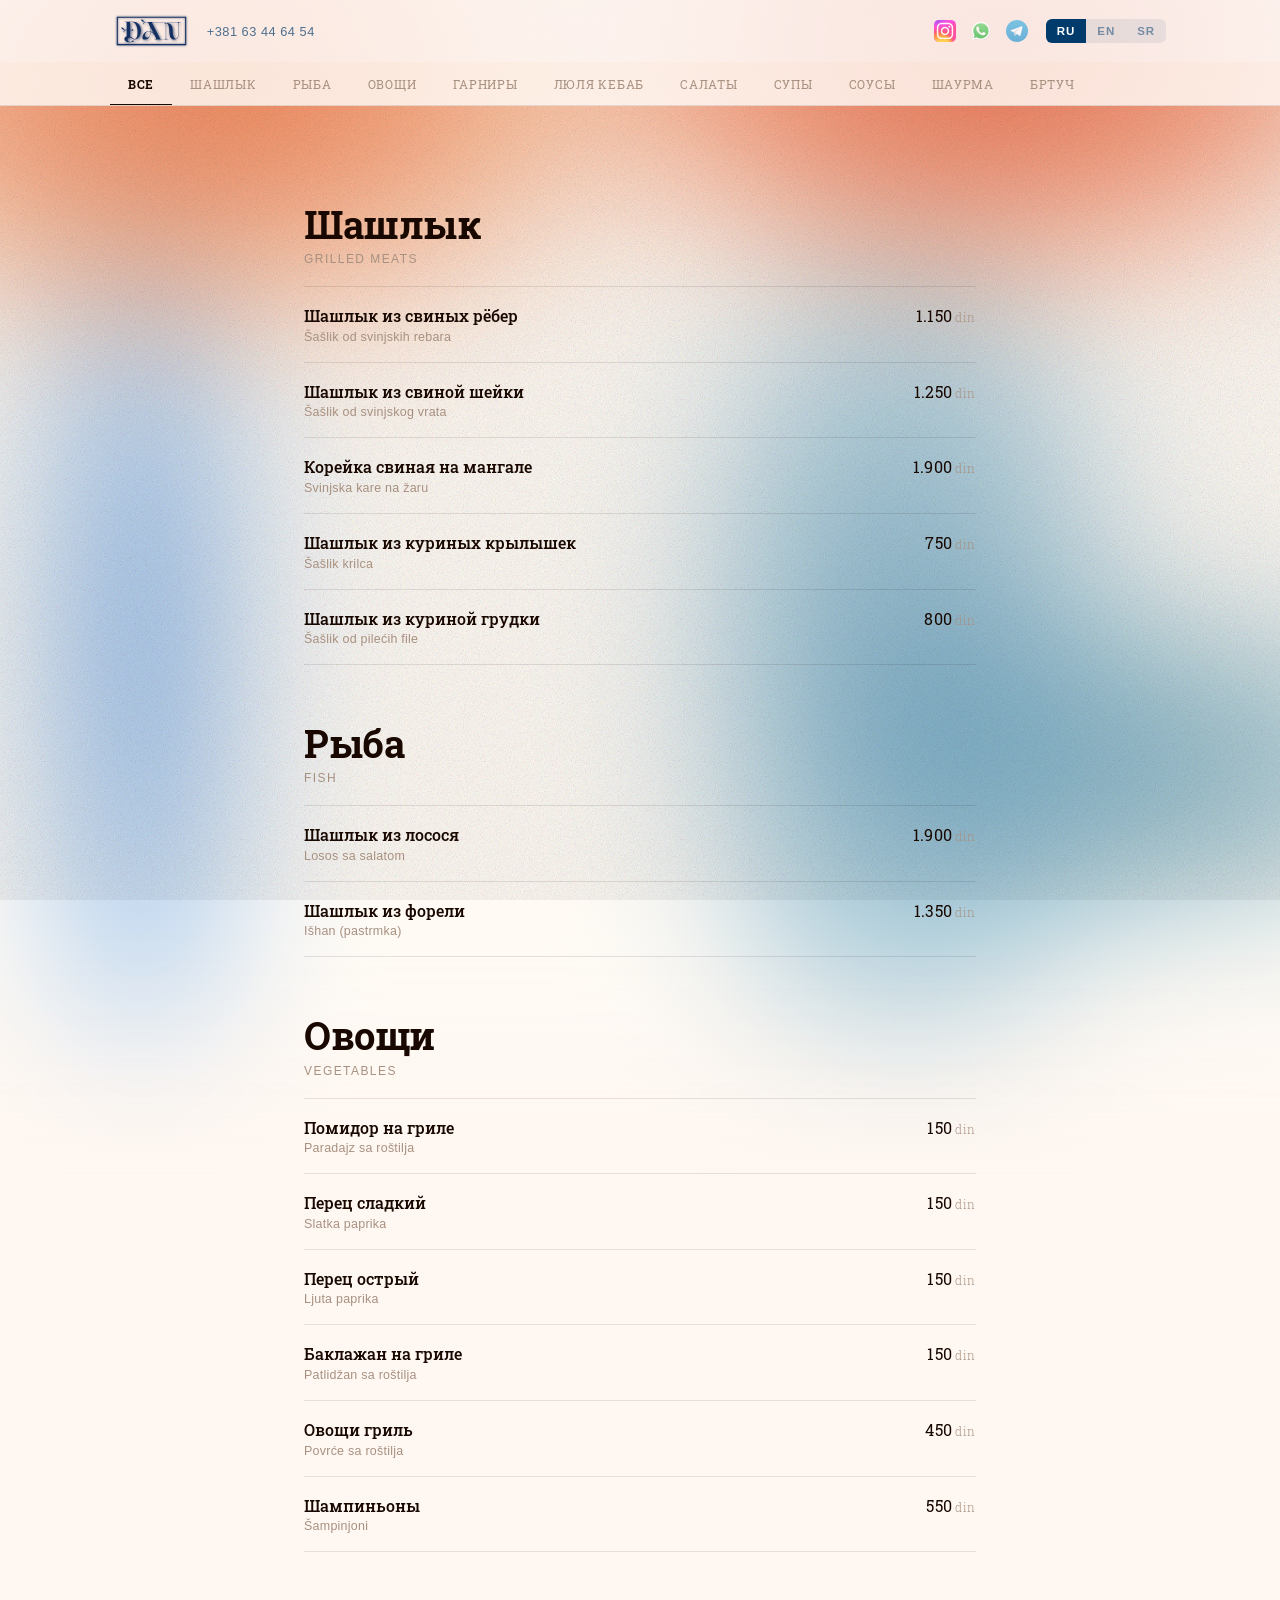
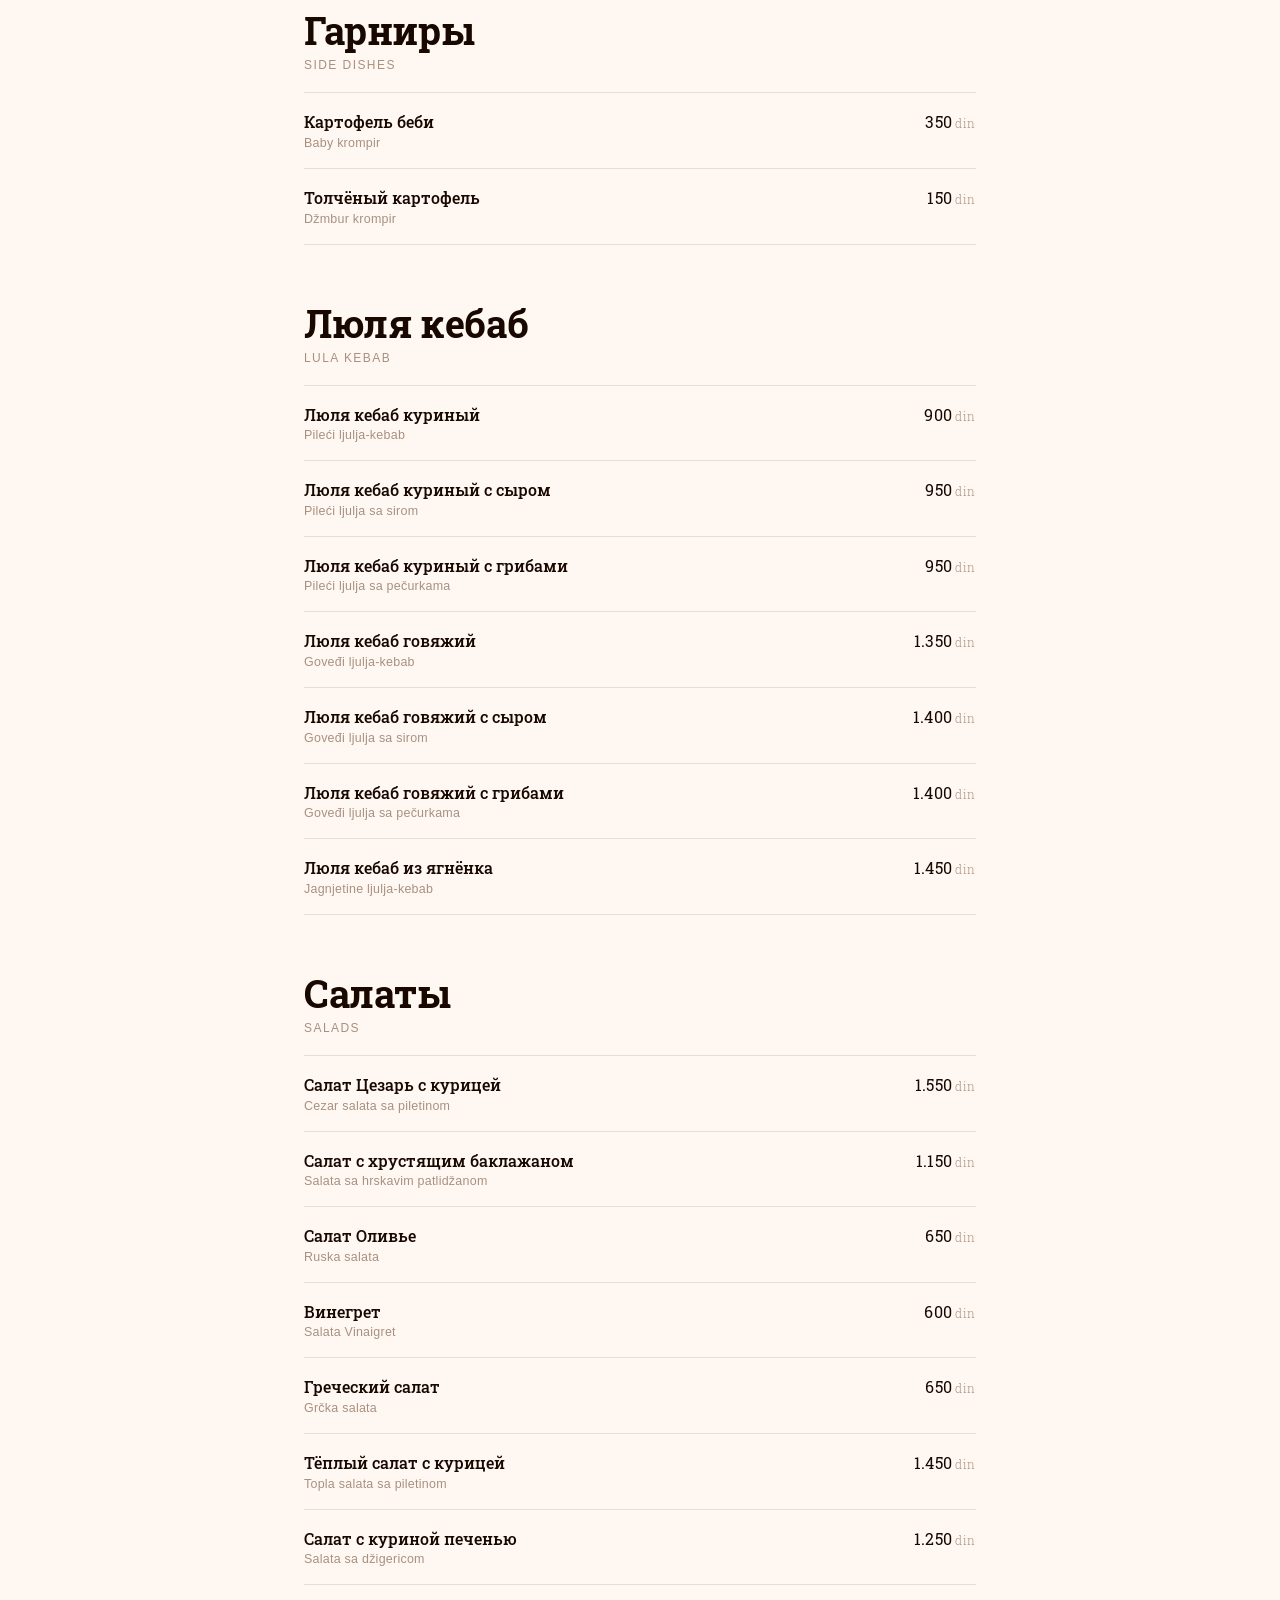
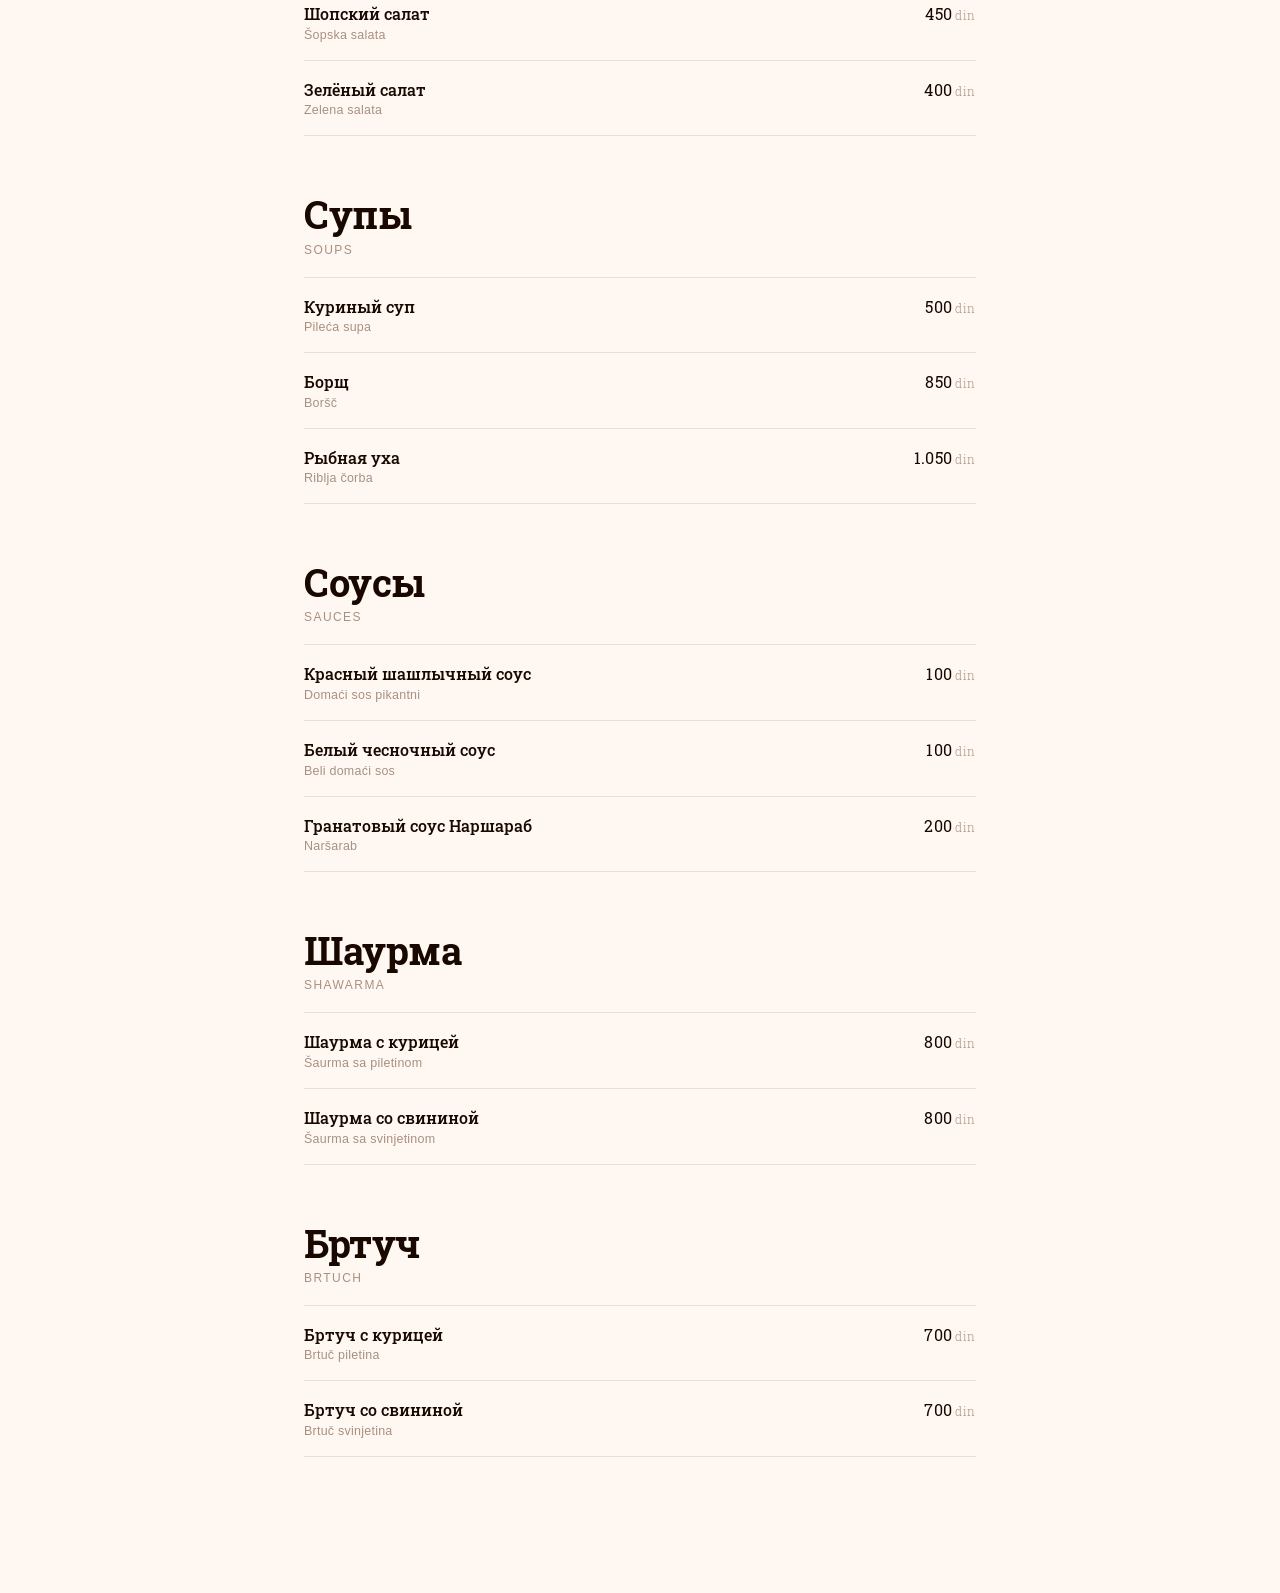
<file: docs/menu.html>
<!DOCTYPE html>
<html lang="ru">
<head>
  <meta charset="UTF-8">
  <meta name="viewport" content="width=device-width, initial-scale=1.0">
  <title>ĐAN — Меню</title>
  <link rel="icon" href="favicon.svg" type="image/svg+xml">
  <link rel="stylesheet" href="menu.css?v=3">
</head>
<body>

  <!-- HEADER -->
  <header class="header">
    <div class="header-inner">
      <a href="stop.html" class="logo-link">
        <img src="Logo white.svg" alt="ĐAN Restoran" class="logo">
      </a>
      <a href="tel:+38163446454" class="header-phone">+381 63 44 64 54</a>
      <div class="header-socials">
        <a href="https://www.instagram.com/jan_belgrade" class="header-social" target="_blank" rel="noopener" aria-label="Instagram">
          <img src="Instagram_logo_2022.svg" alt="Instagram">
        </a>
        <a href="https://wa.me/38163446454" class="header-social" target="_blank" rel="noopener" aria-label="WhatsApp">
          <img src="WhatsApp.svg" alt="WhatsApp">
        </a>
        <a href="https://t.me/DAN_restoran" class="header-social" target="_blank" rel="noopener" aria-label="Telegram">
          <img src="Telegram_logo.svg" alt="Telegram">
        </a>
      </div>
      <div class="lang-switcher">
        <button class="lang-btn active" data-lang="ru">RU</button>
        <button class="lang-btn" data-lang="en">EN</button>
        <button class="lang-btn" data-lang="sr">SR</button>
      </div>
    </div>
  </header>

  <!-- CATEGORY TABS -->
  <div class="categories-wrap">
    <div class="categories" id="categories"></div>
  </div>

  <!-- MENU CONTENT -->
  <div class="content" id="content"></div>

  <script>
    const LANGS = {
      ru: {
        all: 'Все',
        categories: {
          'Шашлык':     'Шашлык',
          'Рыба':       'Рыба',
          'Овощи':      'Овощи',
          'Гарниры':    'Гарниры',
          'Люля кебаб': 'Люля кебаб',
          'Салаты':     'Салаты',
          'Супы':       'Супы',
          'Соусы':      'Соусы',
          'Шаурма':     'Шаурма',
          'Бртуч':      'Бртуч',
        },
        catsSub: {
          'Шашлык':     'Grilled meats',
          'Рыба':       'Fish',
          'Овощи':      'Vegetables',
          'Гарниры':    'Side dishes',
          'Люля кебаб': 'Lula kebab',
          'Салаты':     'Salads',
          'Супы':       'Soups',
          'Соусы':      'Sauces',
          'Шаурма':     'Shawarma',
          'Бртуч':      'Brtuch',
        }
      },
      en: {
        all: 'All',
        categories: {
          'Шашлык':     'Shashlik',
          'Рыба':       'Fish',
          'Овощи':      'Vegetables',
          'Гарниры':    'Sides',
          'Люля кебаб': 'Lula Kebab',
          'Салаты':     'Salads',
          'Супы':       'Soups',
          'Соусы':      'Sauces',
          'Шаурма':     'Shawarma',
          'Бртуч':      'Brtuch',
        },
        catsSub: {
          'Шашлык':     'Шашлык · Grilled meats',
          'Рыба':       'Рыба · Fish',
          'Овощи':      'Овощи · Vegetables',
          'Гарниры':    'Гарниры · Side dishes',
          'Люля кебаб': 'Люля кебаб · Kebab',
          'Салаты':     'Салаты · Salads',
          'Супы':       'Супы · Soups',
          'Соусы':      'Соусы · Sauces',
          'Шаурма':     'Шаурма · Shawarma',
          'Бртуч':      'Бртуч · Brtuch',
        }
      },
      sr: {
        all: 'Sve',
        categories: {
          'Шашлык':     'Šašlik',
          'Рыба':       'Riba',
          'Овощи':      'Povrće',
          'Гарниры':    'Prilozi',
          'Люля кебаб': 'Ljulja-kebab',
          'Салаты':     'Salate',
          'Супы':       'Supe',
          'Соусы':      'Sosovi',
          'Шаурма':     'Šaurma',
          'Бртуч':      'Brtuch',
        },
        catsSub: {
          'Шашлык':     'Шашлык · Roštilj',
          'Рыба':       'Рыба · Riba',
          'Овощи':      'Овощи · Povrće',
          'Гарниры':    'Гарниры · Prilozi',
          'Люля кебаб': 'Люля кебаб · Kebab',
          'Салаты':     'Салаты · Salate',
          'Супы':       'Супы · Supe',
          'Соусы':      'Соусы · Sosovi',
          'Шаурма':     'Шаурма · Šaurma',
          'Бртуч':      'Бртуч · Brtuch',
        }
      }
    };

    // name field order per language: primary, secondary
    const NAME_FIELDS = {
      ru: ['ru', 'sr'],
      en: ['en', 'ru'],
      sr: ['sr', 'ru'],
    };

    const MENU = [
      // Шашлык
      { cat: 'Шашлык', ru: 'Шашлык из свиных рёбер',      sr: 'Šašlik od svinjskih rebara',      en: 'Pork Rib Shashlik',               price: 1150 },
      { cat: 'Шашлык', ru: 'Шашлык из свиной шейки',       sr: 'Šašlik od svinjskog vrata',       en: 'Pork Neck Shashlik',              price: 1250 },
      { cat: 'Шашлык', ru: 'Корейка свиная на мангале',     sr: 'Svinjska kare na žaru',           en: 'Grilled Pork Loin',               price: 1900 },
      { cat: 'Шашлык', ru: 'Шашлык из куриных крылышек',   sr: 'Šašlik krilca',                   en: 'Chicken Wing Shashlik',           price:  750 },
      { cat: 'Шашлык', ru: 'Шашлык из куриной грудки',     sr: 'Šašlik od pilećih file',          en: 'Chicken Breast Shashlik',         price:  800 },
      // Рыба
      { cat: 'Рыба',   ru: 'Шашлык из лосося',             sr: 'Losos sa salatom',                en: 'Salmon Shashlik',                 price: 1900 },
      { cat: 'Рыба',   ru: 'Шашлык из форели',             sr: 'Išhan (pastrmka)',                 en: 'Trout Shashlik',                  price: 1350 },
      // Овощи
      { cat: 'Овощи',  ru: 'Помидор на гриле',             sr: 'Paradajz sa roštilja',            en: 'Grilled Tomato',                  price:  150 },
      { cat: 'Овощи',  ru: 'Перец сладкий',                sr: 'Slatka paprika',                  en: 'Grilled Bell Pepper',             price:  150 },
      { cat: 'Овощи',  ru: 'Перец острый',                 sr: 'Ljuta paprika',                   en: 'Grilled Hot Pepper',              price:  150 },
      { cat: 'Овощи',  ru: 'Баклажан на гриле',            sr: 'Patlidžan sa roštilja',           en: 'Grilled Eggplant',                price:  150 },
      { cat: 'Овощи',  ru: 'Овощи гриль',                  sr: 'Povrće sa roštilja',              en: 'Mixed Grilled Vegetables',        price:  450 },
      { cat: 'Овощи',  ru: 'Шампиньоны',                   sr: 'Šampinjoni',                      en: 'Grilled Mushrooms',               price:  550 },
      // Гарниры
      { cat: 'Гарниры',ru: 'Картофель беби',               sr: 'Baby krompir',                    en: 'Baby Potatoes',                   price:  350 },
      { cat: 'Гарниры',ru: 'Толчёный картофель',           sr: 'Džmbur krompir',                  en: 'Mashed Potatoes',                 price:  150 },
      // Люля кебаб
      { cat: 'Люля кебаб', ru: 'Люля кебаб куриный',               sr: 'Pileći ljulja-kebab',         en: 'Chicken Lula Kebab',              price:  900 },
      { cat: 'Люля кебаб', ru: 'Люля кебаб куриный с сыром',       sr: 'Pileći ljulja sa sirom',      en: 'Chicken & Cheese Lula Kebab',     price:  950 },
      { cat: 'Люля кебаб', ru: 'Люля кебаб куриный с грибами',     sr: 'Pileći ljulja sa pečurkama',  en: 'Chicken & Mushroom Lula Kebab',   price:  950 },
      { cat: 'Люля кебаб', ru: 'Люля кебаб говяжий',               sr: 'Goveđi ljulja-kebab',         en: 'Beef Lula Kebab',                 price: 1350 },
      { cat: 'Люля кебаб', ru: 'Люля кебаб говяжий с сыром',       sr: 'Goveđi ljulja sa sirom',      en: 'Beef & Cheese Lula Kebab',        price: 1400 },
      { cat: 'Люля кебаб', ru: 'Люля кебаб говяжий с грибами',     sr: 'Goveđi ljulja sa pečurkama',  en: 'Beef & Mushroom Lula Kebab',      price: 1400 },
      { cat: 'Люля кебаб', ru: 'Люля кебаб из ягнёнка',            sr: 'Jagnjetine ljulja-kebab',     en: 'Lamb Lula Kebab',                 price: 1450 },
      // Салаты
      { cat: 'Салаты', ru: 'Салат Цезарь с курицей',       sr: 'Cezar salata sa piletinom',       en: 'Caesar Salad with Chicken',       price: 1550 },
      { cat: 'Салаты', ru: 'Салат с хрустящим баклажаном', sr: 'Salata sa hrskavim patlidžanom',  en: 'Crispy Eggplant Salad',           price: 1150 },
      { cat: 'Салаты', ru: 'Салат Оливье',                 sr: 'Ruska salata',                    en: 'Olivier Salad',                   price:  650 },
      { cat: 'Салаты', ru: 'Винегрет',                     sr: 'Salata Vinaigret',                en: 'Vinaigrette Salad',               price:  600 },
      { cat: 'Салаты', ru: 'Греческий салат',              sr: 'Grčka salata',                    en: 'Greek Salad',                     price:  650 },
      { cat: 'Салаты', ru: 'Тёплый салат с курицей',       sr: 'Topla salata sa piletinom',       en: 'Warm Chicken Salad',              price: 1450 },
      { cat: 'Салаты', ru: 'Салат с куриной печенью',      sr: 'Salata sa džigericom',            en: 'Chicken Liver Salad',             price: 1250 },
      { cat: 'Салаты', ru: 'Шопский салат',                sr: 'Šopska salata',                   en: 'Shopska Salad',                   price:  450 },
      { cat: 'Салаты', ru: 'Зелёный салат',                sr: 'Zelena salata',                   en: 'Green Salad',                     price:  400 },
      // Супы
      { cat: 'Супы',   ru: 'Куриный суп',                  sr: 'Pileća supa',                     en: 'Chicken Soup',                    price:  500 },
      { cat: 'Супы',   ru: 'Борщ',                         sr: 'Boršč',                           en: 'Borscht',                         price:  850 },
      { cat: 'Супы',   ru: 'Рыбная уха',                   sr: 'Riblja čorba',                    en: 'Fish Soup',                       price: 1050 },
      // Соусы
      { cat: 'Соусы',  ru: 'Красный шашлычный соус',       sr: 'Domaći sos pikantni',             en: 'Red Shashlik Sauce',              price:  100 },
      { cat: 'Соусы',  ru: 'Белый чесночный соус',         sr: 'Beli domaći sos',                 en: 'White Garlic Sauce',              price:  100 },
      { cat: 'Соусы',  ru: 'Гранатовый соус Наршараб',     sr: 'Naršarab',                        en: 'Narsharab Pomegranate Sauce',     price:  200 },
      // Шаурма
      { cat: 'Шаурма', ru: 'Шаурма с курицей',             sr: 'Šaurma sa piletinom',             en: 'Chicken Shawarma',                price:  800 },
      { cat: 'Шаурма', ru: 'Шаурма со свининой',           sr: 'Šaurma sa svinjetinom',           en: 'Pork Shawarma',                   price:  800 },
      // Бртуч
      { cat: 'Бртуч',  ru: 'Бртуч с курицей',              sr: 'Brtuč piletina',                  en: 'Brtuch with Chicken',             price:  700 },
      { cat: 'Бртуч',  ru: 'Бртуч со свининой',            sr: 'Brtuč svinjetina',                en: 'Brtuch with Pork',                price:  700 },
    ];

    const CATS = [...new Set(MENU.map(i => i.cat))];
    let currentLang = 'ru';
    let currentCat  = 'all';

    function catLabel(cat) { return LANGS[currentLang].categories[cat] || cat; }
    function catSub(cat)   { return LANGS[currentLang].catsSub[cat] || ''; }

    function formatPrice(p) {
      return p.toLocaleString('de') + '<span class="currency">din</span>';
    }

    function renderCategories() {
      const el = document.getElementById('categories');
      el.innerHTML = '';
      const all = makeTab(LANGS[currentLang].all, 'all');
      el.appendChild(all);
      CATS.forEach(cat => el.appendChild(makeTab(catLabel(cat), cat)));
    }

    function makeTab(label, key) {
      const btn = document.createElement('button');
      btn.className = 'cat-tab' + (currentCat === key ? ' active' : '');
      btn.textContent = label;
      btn.addEventListener('click', () => {
        currentCat = key;
        renderAll();
        // scroll active tab into view
        btn.scrollIntoView({ behavior: 'smooth', block: 'nearest', inline: 'center' });
      });
      return btn;
    }

    function renderContent() {
      const el = document.getElementById('content');
      el.innerHTML = '';
      const catsToShow = currentCat === 'all' ? CATS : [currentCat];
      const [primary, secondary] = NAME_FIELDS[currentLang];

      catsToShow.forEach(cat => {
        const items = MENU.filter(i => i.cat === cat);
        if (!items.length) return;

        const block = document.createElement('div');
        block.className = 'section-block';

        const h = document.createElement('h2');
        h.className = 'section-heading';
        h.textContent = catLabel(cat);
        block.appendChild(h);

        const sub = document.createElement('p');
        sub.className = 'section-heading-sub';
        sub.textContent = catSub(cat);
        block.appendChild(sub);

        const list = document.createElement('div');
        list.className = 'items-list';

        items.forEach(item => {
          const row = document.createElement('div');
          row.className = 'item-row';

          const info = document.createElement('div');
          info.className = 'item-info';

          const main = document.createElement('div');
          main.className = 'item-main';
          main.textContent = item[primary] || item.ru;

          const sec = document.createElement('div');
          sec.className = 'item-sub';
          sec.textContent = item[secondary] || '';

          info.appendChild(main);
          if (sec.textContent) info.appendChild(sec);

          const price = document.createElement('div');
          price.className = 'item-price';
          price.innerHTML = formatPrice(item.price);

          row.appendChild(info);
          row.appendChild(price);
          list.appendChild(row);
        });

        block.appendChild(list);
        el.appendChild(block);
      });
    }

    function renderAll() {
      renderCategories();
      renderContent();
    }

    document.querySelectorAll('.lang-btn').forEach(btn => {
      btn.addEventListener('click', () => {
        document.querySelectorAll('.lang-btn').forEach(b => b.classList.remove('active'));
        btn.classList.add('active');
        currentLang = btn.dataset.lang;
        document.documentElement.lang = { ru: 'ru', en: 'en', sr: 'sr' }[currentLang];
        renderAll();
      });
    });

    renderAll();
  </script>
</body>
</html>
</file>
<file: v2.css>
:root {
    --bg: #000000;
    --ink: #f4f1ea;
    --hold: 1.15s;
}

* {
    margin: 0;
    padding: 0;
    box-sizing: border-box;
}

html {
    height: 100%;
    background: var(--bg);
    color: var(--ink);
    overflow: hidden;
    transition: background-color var(--hold) ease, color var(--hold) ease;
}

body {
    min-height: 100%;
    min-height: 100dvh;
    background: transparent;
}

.sr-only {
    position: absolute;
    width: 1px;
    height: 1px;
    padding: 0;
    margin: -1px;
    overflow: hidden;
    clip: rect(0, 0, 0, 0);
    white-space: nowrap;
    border: 0;
}

.stage {
    min-height: 100dvh;
    display: grid;
    place-items: center;
    text-align: center;
    padding: 0 4vw;
    container-type: inline-size;
}

.caution-word,
.caution-still p {
    font-family: 'Sofia Sans Extra Condensed', 'Arial Narrow', Impact, sans-serif;
    font-weight: 900;
    font-style: normal;
    text-transform: uppercase;
    line-height: 0.82;
    letter-spacing: -0.02em;
    color: var(--ink);
}

.caution-word {
    display: inline-block;
    width: max-content;
    white-space: nowrap;
    font-size: min(22cqi, 34svh, 18rem);
    transition: opacity 0.42s ease, transform 0.42s ease, color var(--hold) ease;
}

.caution.is-leaving .caution-word {
    opacity: 0;
    transform: translateY(0.18em);
}

.caution-still {
    display: grid;
    gap: 0.2rem;
}

.caution-still[hidden] {
    display: none;
}

.caution-still p {
    font-size: min(16cqi, 18svh, 8rem);
}

@media (prefers-reduced-motion: reduce) {
    html,
    .caution-word {
        transition: none;
    }
}
</file>
<file: contacts.css>
@import url('https://fonts.googleapis.com/css2?family=Cormorant+Garamond:ital,wght@1,400;1,600&family=Roboto:wght@400;500&display=swap');

* {
    margin: 0;
    padding: 0;
    box-sizing: border-box;
}

html, body {
    height: 100%;
}

body {
    overflow: hidden;
}

/* Video background */
.dance-background {
    position: fixed;
    top: 0;
    left: 0;
    width: 100vw;
    height: 100vh;
    z-index: -1;
    overflow: hidden;
}

.dance-background video {
    position: absolute;
    top: 50%;
    left: 50%;
    min-width: 100%;
    min-height: 100%;
    width: auto;
    height: auto;
    transform: translate(-50%, -50%);
    object-fit: cover;
}

.dance-overlay {
    position: absolute;
    top: 0;
    left: 0;
    width: 100%;
    height: 100%;
    background: rgba(0, 0, 0, 0.3);
    z-index: 1;
}

/* Page: full screen, split into top (logo) + bottom (grid) */
.page {
    position: relative;
    z-index: 2;
    height: 100dvh;
    display: flex;
    flex-direction: column;
}

/* Top half — logo centered */
.header {
    flex: 1;
    display: flex;
    align-items: center;
    justify-content: center;
}

.logo {
    width: 150px;
    height: auto;
    filter: drop-shadow(0 4px 8px rgba(0, 0, 0, 0.3));
}

/* Promo text above logo */
.promo-text {
    color: white;
    text-align: center;
    font-family: 'Roboto', sans-serif;
    font-style: normal;
    font-weight: 500;
    font-size: 4rem;
    line-height: 1.45;
    letter-spacing: 0.02em;
    padding: 1.8rem 1.5rem 0;
    text-shadow:
        0 2px 12px rgba(0, 0, 0, 0.7),
        0 0 40px rgba(255, 200, 180, 0.25);
}

/* Bottom half — icon grid */
.contacts {
    display: flex;
    flex-wrap: wrap;
    justify-content: center;
    gap: 12px;
    padding: 1.5rem 1.2rem 2.5rem;
}

/* Liquid glass card — icon only */
.card {
    width: 72px;
    height: 72px;
    display: flex;
    align-items: center;
    justify-content: center;
    text-decoration: none;
    border-radius: 18px;
    cursor: pointer;
    -webkit-tap-highlight-color: transparent;
    user-select: none;
    position: relative;
    overflow: hidden;
    flex-shrink: 0;

    background: linear-gradient(
        135deg,
        rgba(255, 255, 255, 0.15) 0%,
        rgba(255, 255, 255, 0.05) 50%,
        rgba(255, 255, 255, 0.12) 100%
    );
    backdrop-filter: blur(20px) saturate(1.4);
    -webkit-backdrop-filter: blur(20px) saturate(1.4);
    border: 1.5px solid rgba(255, 255, 255, 0.3);
    box-shadow:
        0 4px 24px rgba(0, 0, 0, 0.15),
        0 1px 3px rgba(255, 255, 255, 0.1) inset,
        0 -1px 3px rgba(0, 0, 0, 0.05) inset;
    transition: all 0.4s cubic-bezier(0.25, 0.46, 0.45, 0.94);
}

/* Glass sheen */
.card::before {
    content: '';
    position: absolute;
    top: 0;
    left: 0;
    right: 0;
    height: 50%;
    background: linear-gradient(
        180deg,
        rgba(255, 255, 255, 0.18) 0%,
        rgba(255, 255, 255, 0) 100%
    );
    border-radius: 18px 18px 0 0;
    pointer-events: none;
}

.card img {
    width: 38px;
    height: 38px;
    object-fit: contain;
    filter: drop-shadow(0 2px 4px rgba(0, 0, 0, 0.25));
    position: relative;
    z-index: 1;
}

.card svg {
    width: 38px;
    height: 38px;
    filter: drop-shadow(0 2px 4px rgba(0, 0, 0, 0.25));
    position: relative;
    z-index: 1;
}

.card:active {
    transform: scale(0.93);
}

@media (hover: hover) {
    .card:hover {
        transform: translateY(-3px) scale(1.05);
        border-color: rgba(255, 255, 255, 0.5);
        box-shadow:
            0 8px 32px rgba(0, 0, 0, 0.25),
            0 2px 6px rgba(255, 255, 255, 0.15) inset,
            0 -1px 3px rgba(0, 0, 0, 0.05) inset;
        background: linear-gradient(
            135deg,
            rgba(255, 255, 255, 0.22) 0%,
            rgba(255, 255, 255, 0.08) 50%,
            rgba(255, 255, 255, 0.18) 100%
        );
    }
}

/* Smaller screens */
@media (max-height: 680px) {
    .card {
        width: 62px;
        height: 62px;
    }

    .card img,
    .card svg {
        width: 32px;
        height: 32px;
    }

    .contacts {
        gap: 10px;
        padding: 1.2rem 1rem 2rem;
    }
}
</file>
<file: styles.css>
@import url('https://fonts.googleapis.com/css2?family=Roboto:wght@400;500&display=swap');

@font-face {
    font-family: 'SFT Schrifted Serif';
    src: url('SFT Schrifted Serif TRIAL Display Bold.ttf') format('truetype');
    font-weight: 700;
    font-style: normal;
}

@font-face {
    font-family: 'SFT Schrifted Serif';
    src: url('SFT Schrifted Serif TRIAL Display Bold Italic.ttf') format('truetype');
    font-weight: 700;
    font-style: italic;
}

* {
    margin: 0;
    padding: 0;
    box-sizing: border-box;
}

html {
    height: 100%;
    margin: 0;
    padding: 0;
}

body {
    font-family: 'SFT Schrifted Serif', 'Arial', 'Helvetica', sans-serif;
    overflow-x: hidden;
    position: relative;
    min-height: 100vh;
    height: 100%;
    margin: 0;
    padding: 0;
}

/* Dance video background */
.dance-background {
    position: fixed;
    top: 0;
    left: 0;
    width: 100vw;
    height: 100vh;
    z-index: -1;
    overflow: hidden;
}

.dance-background video {
    position: absolute;
    top: 50%;
    left: 50%;
    min-width: 100%;
    min-height: 100%;
    width: auto;
    height: auto;
    transform: translate(-50%, -50%);
    object-fit: cover;
}

.dance-overlay {
    position: absolute;
    top: 0;
    left: 0;
    width: 100%;
    height: 100%;
    background: rgba(0, 0, 0, 0.3);
    z-index: 1;
}

/* Контейнер */
.container {
    position: relative;
    z-index: 2;
    min-height: 100vh;
    display: flex;
    flex-direction: column;
    justify-content: space-between;
    padding: 2rem;
}

/* Логотип */
.logo-container {
    display: flex;
    justify-content: center;
    align-items: center;
    padding: 2rem 0;
}

.logo {
    max-width: 180px;
    width: 100%;
    height: auto;
    filter: drop-shadow(0 4px 8px rgba(0, 0, 0, 0.3));
}

/* Главный контент */
.main-content {
    flex: 1;
}

/* Приветственная фраза */
.welcome-text {
    text-align: center;
    font-family: 'SFT Schrifted Serif', serif;
    font-size: clamp(1.2rem, 3vw, 1.6rem);
    font-style: italic;
    font-weight: 700;
    color: rgba(255, 255, 255, 0.9);
    letter-spacing: 0.05em;
    text-shadow: 1px 1px 6px rgba(0, 0, 0, 0.6);
    margin-bottom: 1rem;
    opacity: 0;
    transform: scale(0.6);
    animation: welcomeAppear 1s ease-out 3s forwards;
}

@keyframes welcomeAppear {
    0% {
        opacity: 0;
        transform: scale(0.6);
    }
    60% {
        opacity: 1;
        transform: scale(1.08);
    }
    100% {
        opacity: 1;
        transform: scale(1);
    }
}

/* Ряд соцсетей */
.social-row {
    display: flex;
    justify-content: center;
    align-items: center;
    gap: 2rem;
    margin: 1rem auto 0.6rem;
    max-width: 200px;
}

.social-icon {
    height: 30px;
    width: 30px;
    filter: drop-shadow(0 2px 4px rgba(0, 0, 0, 0.4));
    transition: transform 0.3s ease, filter 0.3s ease;
}

.social-icon:hover {
    transform: scale(1.15);
    filter: drop-shadow(0 4px 8px rgba(0, 0, 0, 0.5));
}

/* Ряд доставки — liquid glass */
.delivery-row {
    display: flex;
    justify-content: center;
    align-items: center;
    gap: 1rem;
    margin-top: 0.5rem;
    max-width: 200px;
    margin-left: auto;
    margin-right: auto;
}

.liquid-glass-btn {
    display: inline-flex;
    align-items: center;
    justify-content: center;
    padding: 0.5rem 1.2rem;
    background: linear-gradient(
        135deg,
        rgba(255, 255, 255, 0.15) 0%,
        rgba(255, 255, 255, 0.05) 50%,
        rgba(255, 255, 255, 0.12) 100%
    );
    backdrop-filter: blur(20px) saturate(1.4);
    -webkit-backdrop-filter: blur(20px) saturate(1.4);
    border: 1.5px solid rgba(255, 255, 255, 0.3);
    border-radius: 14px;
    text-decoration: none;
    transition: all 0.4s cubic-bezier(0.25, 0.46, 0.45, 0.94);
    box-shadow:
        0 4px 24px rgba(0, 0, 0, 0.15),
        0 1px 3px rgba(255, 255, 255, 0.1) inset,
        0 -1px 3px rgba(0, 0, 0, 0.05) inset;
    position: relative;
    overflow: hidden;
}

.liquid-glass-btn::before {
    content: '';
    position: absolute;
    top: 0;
    left: 0;
    right: 0;
    height: 50%;
    background: linear-gradient(
        180deg,
        rgba(255, 255, 255, 0.2) 0%,
        rgba(255, 255, 255, 0) 100%
    );
    border-radius: 14px 14px 0 0;
    pointer-events: none;
}

.liquid-glass-btn:hover {
    transform: translateY(-3px) scale(1.03);
    border-color: rgba(255, 255, 255, 0.5);
    box-shadow:
        0 8px 32px rgba(0, 0, 0, 0.25),
        0 2px 6px rgba(255, 255, 255, 0.15) inset,
        0 -1px 3px rgba(0, 0, 0, 0.05) inset;
    background: linear-gradient(
        135deg,
        rgba(255, 255, 255, 0.22) 0%,
        rgba(255, 255, 255, 0.08) 50%,
        rgba(255, 255, 255, 0.18) 100%
    );
}

.liquid-glass-btn:active {
    transform: translateY(-1px) scale(0.98);
}

.btn-logo {
    height: 24px;
    width: auto;
    filter: drop-shadow(0 2px 4px rgba(0, 0, 0, 0.3));
}

@keyframes fadeInUp {
    from {
        opacity: 0;
        transform: translateY(30px);
    }
    to {
        opacity: 1;
        transform: translateY(0);
    }
}

/* Секция доставки */
.delivery-section {
    padding: 1rem 0;
    text-align: center;
    background: transparent;
    margin: 1rem 0;
}

.delivery-links {
    display: flex;
    justify-content: center;
    align-items: center;
    gap: 2rem;
    flex-wrap: wrap;
}

.glass-button {
    display: inline-flex;
    align-items: center;
    justify-content: center;
    padding: 1rem 1.5rem;
    background: rgba(255, 255, 255, 0.1);
    backdrop-filter: blur(10px);
    -webkit-backdrop-filter: blur(10px);
    border: 1px solid rgba(255, 255, 255, 0.2);
    border-radius: 15px;
    transition: all 0.3s ease;
    box-shadow: 
        0 8px 32px 0 rgba(31, 38, 135, 0.37),
        inset 0 0 0 1px rgba(255, 255, 255, 0.1);
}

.glass-button:hover {
    transform: translateY(-2px);
    background: rgba(255, 255, 255, 0.15);
    border-color: rgba(255, 255, 255, 0.3);
    box-shadow: 
        0 12px 40px 0 rgba(31, 38, 135, 0.5),
        inset 0 0 0 1px rgba(255, 255, 255, 0.2);
}

.delivery-logo {
    height: 50px;
    width: auto;
    max-width: 120px;
}

/* Контакты */
.contact-section {
    padding: 1rem 1.5rem;
    text-align: center;
    background: transparent;
    margin-top: 1rem;
}

.contact-info {
    color: #ffffff;
}

.contact-info p {
    margin: 0.5rem 0;
    font-size: clamp(0.9rem, 2vw, 1.1rem);
    text-shadow: 1px 1px 3px rgba(0, 0, 0, 0.5);
}

.address {
    font-weight: 600;
    font-size: clamp(1rem, 2.5vw, 1.2rem);
}

.phone a,
.telegram a,
.whatsapp a,
.instagram a {
    color: #ffffff;
    text-decoration: none;
    transition: color 0.3s ease;
    border-bottom: 2px solid transparent;
}

.phone a:hover,
.telegram a:hover,
.whatsapp a:hover,
.instagram a:hover {
    color: #ffd700;
    border-bottom-color: #ffd700;
}

/* Адаптивность */
@media (max-width: 768px) {
    .container {
        padding: 1rem;
    }

    .logo {
        max-width: 150px;
    }

    .delivery-links {
        gap: 2rem;
    }

    .delivery-logo {
        height: 60px;
    }

    .delivery-section {
        padding: 0.5rem 0;
        margin: 0.5rem 0;
    }

    .contact-section {
        padding: 0.8rem 1rem;
        margin: 0.5rem 0;
    }
}

@media (max-width: 480px) {
    .delivery-links {
        flex-direction: column;
        gap: 1.5rem;
    }

    .delivery-logo {
        height: 40px;
    }

    .glass-button {
        padding: 0.8rem 1.2rem;
    }
}

/* Popup стили */
.popup-overlay {
    position: fixed;
    top: 0;
    left: 0;
    width: 100%;
    height: 100%;
    background: rgba(0, 0, 0, 0.8);
    backdrop-filter: blur(10px);
    -webkit-backdrop-filter: blur(10px);
    display: flex;
    justify-content: center;
    align-items: center;
    z-index: 1000;
    opacity: 0;
    visibility: hidden;
    transition: all 0.3s ease;
}

.popup-overlay.active {
    opacity: 1;
    visibility: visible;
}

.popup-content {
    position: relative;
    background: rgba(255, 255, 255, 0.15);
    backdrop-filter: blur(20px);
    -webkit-backdrop-filter: blur(20px);
    border: 2px solid rgba(255, 255, 255, 0.3);
    border-radius: 25px;
    padding: 4rem 6rem;
    box-shadow:
        0 8px 32px 0 rgba(31, 38, 135, 0.37),
        inset 0 0 0 1px rgba(255, 255, 255, 0.1);
    transform: scale(0.8);
    transition: transform 0.3s ease;
}

.popup-overlay.active .popup-content {
    transform: scale(1);
}

.popup-close {
    position: absolute;
    top: 1rem;
    right: 1rem;
    background: rgba(255, 255, 255, 0.2);
    border: 1px solid rgba(255, 255, 255, 0.3);
    color: #ffffff;
    font-size: 2rem;
    width: 40px;
    height: 40px;
    border-radius: 50%;
    cursor: pointer;
    display: flex;
    align-items: center;
    justify-content: center;
    transition: all 0.3s ease;
    line-height: 1;
    padding: 0;
}

.popup-close:hover {
    background: rgba(255, 255, 255, 0.3);
    transform: rotate(90deg);
}

.popup-text {
    font-size: clamp(3rem, 8vw, 6rem);
    font-weight: 700;
    color: rgba(255, 255, 255, 0.95);
    text-align: center;
    font-style: italic;
    letter-spacing: 0.12em;
    text-shadow:
        0 0 20px rgba(255, 255, 255, 0.5),
        0 0 40px rgba(255, 215, 0, 0.3),
        2px 2px 8px rgba(0, 0, 0, 0.8);
    filter: drop-shadow(0 4px 12px rgba(0, 0, 0, 0.5));
    margin: 0;
}

@media (max-width: 768px) {
    .popup-content {
        padding: 3rem 4rem;
    }
}

@media (max-width: 480px) {
    .popup-content {
        padding: 2rem 3rem;
        margin: 1rem;
    }

    .popup-close {
        width: 35px;
        height: 35px;
        font-size: 1.5rem;
    }
}

/* Mute button */
.mute-button-container {
    display: flex;
    justify-content: center;
    margin-top: 1rem;
}

.mute-button {
    background: transparent;
    border: none;
    cursor: pointer;
    padding: 0;
}

.mute-icon {
    width: 24px;
    height: 24px;
    stroke: white;
    transition: transform 0.3s ease;
}

.mute-button:hover .mute-icon {
    transform: scale(1.1);
}
</file>
<file: docs/contacts.css>
@import url('https://fonts.googleapis.com/css2?family=Cormorant+Garamond:ital,wght@1,400;1,600&family=Roboto:wght@400;500&display=swap');

* {
    margin: 0;
    padding: 0;
    box-sizing: border-box;
}

html, body {
    height: 100%;
}

body {
    overflow: hidden;
}

/* Video background */
.dance-background {
    position: fixed;
    top: 0;
    left: 0;
    width: 100vw;
    height: 100vh;
    z-index: -1;
    overflow: hidden;
}

.dance-background video {
    position: absolute;
    top: 50%;
    left: 50%;
    min-width: 100%;
    min-height: 100%;
    width: auto;
    height: auto;
    transform: translate(-50%, -50%);
    object-fit: cover;
}

.dance-overlay {
    position: absolute;
    top: 0;
    left: 0;
    width: 100%;
    height: 100%;
    background: rgba(0, 0, 0, 0.3);
    z-index: 1;
}

/* Page: full screen, split into top (logo) + bottom (grid) */
.page {
    position: relative;
    z-index: 2;
    height: 100dvh;
    display: flex;
    flex-direction: column;
}

/* Top half — logo centered */
.header {
    flex: 1;
    display: flex;
    align-items: center;
    justify-content: center;
}

.logo {
    width: 150px;
    height: auto;
    filter: drop-shadow(0 4px 8px rgba(0, 0, 0, 0.3));
}

/* Promo text above logo */
.promo-text {
    color: white;
    text-align: center;
    font-family: 'Roboto', sans-serif;
    font-style: normal;
    font-weight: 500;
    font-size: 4rem;
    line-height: 1.45;
    letter-spacing: 0.02em;
    padding: 1.8rem 1.5rem 0;
    text-shadow:
        0 2px 12px rgba(0, 0, 0, 0.7),
        0 0 40px rgba(255, 200, 180, 0.25);
}

/* Bottom half — icon grid */
.contacts {
    display: flex;
    flex-wrap: wrap;
    justify-content: center;
    gap: 12px;
    padding: 1.5rem 1.2rem 2.5rem;
}

/* Liquid glass card — icon only */
.card {
    width: 72px;
    height: 72px;
    display: flex;
    align-items: center;
    justify-content: center;
    text-decoration: none;
    border-radius: 18px;
    cursor: pointer;
    -webkit-tap-highlight-color: transparent;
    user-select: none;
    position: relative;
    overflow: hidden;
    flex-shrink: 0;

    background: linear-gradient(
        135deg,
        rgba(255, 255, 255, 0.15) 0%,
        rgba(255, 255, 255, 0.05) 50%,
        rgba(255, 255, 255, 0.12) 100%
    );
    backdrop-filter: blur(20px) saturate(1.4);
    -webkit-backdrop-filter: blur(20px) saturate(1.4);
    border: 1.5px solid rgba(255, 255, 255, 0.3);
    box-shadow:
        0 4px 24px rgba(0, 0, 0, 0.15),
        0 1px 3px rgba(255, 255, 255, 0.1) inset,
        0 -1px 3px rgba(0, 0, 0, 0.05) inset;
    transition: all 0.4s cubic-bezier(0.25, 0.46, 0.45, 0.94);
}

/* Glass sheen */
.card::before {
    content: '';
    position: absolute;
    top: 0;
    left: 0;
    right: 0;
    height: 50%;
    background: linear-gradient(
        180deg,
        rgba(255, 255, 255, 0.18) 0%,
        rgba(255, 255, 255, 0) 100%
    );
    border-radius: 18px 18px 0 0;
    pointer-events: none;
}

.card img {
    width: 38px;
    height: 38px;
    object-fit: contain;
    filter: drop-shadow(0 2px 4px rgba(0, 0, 0, 0.25));
    position: relative;
    z-index: 1;
}

.card svg {
    width: 38px;
    height: 38px;
    filter: drop-shadow(0 2px 4px rgba(0, 0, 0, 0.25));
    position: relative;
    z-index: 1;
}

.card:active {
    transform: scale(0.93);
}

@media (hover: hover) {
    .card:hover {
        transform: translateY(-3px) scale(1.05);
        border-color: rgba(255, 255, 255, 0.5);
        box-shadow:
            0 8px 32px rgba(0, 0, 0, 0.25),
            0 2px 6px rgba(255, 255, 255, 0.15) inset,
            0 -1px 3px rgba(0, 0, 0, 0.05) inset;
        background: linear-gradient(
            135deg,
            rgba(255, 255, 255, 0.22) 0%,
            rgba(255, 255, 255, 0.08) 50%,
            rgba(255, 255, 255, 0.18) 100%
        );
    }
}

/* Smaller screens */
@media (max-height: 680px) {
    .card {
        width: 62px;
        height: 62px;
    }

    .card img,
    .card svg {
        width: 32px;
        height: 32px;
    }

    .contacts {
        gap: 10px;
        padding: 1.2rem 1rem 2rem;
    }
}
</file>
<file: docs/styles.css>
@import url('https://fonts.googleapis.com/css2?family=Roboto:wght@400;500&display=swap');

@font-face {
    font-family: 'SFT Schrifted Serif';
    src: url('SFT Schrifted Serif TRIAL Display Bold.ttf') format('truetype');
    font-weight: 700;
    font-style: normal;
}

@font-face {
    font-family: 'SFT Schrifted Serif';
    src: url('SFT Schrifted Serif TRIAL Display Bold Italic.ttf') format('truetype');
    font-weight: 700;
    font-style: italic;
}

* {
    margin: 0;
    padding: 0;
    box-sizing: border-box;
}

html {
    height: 100%;
    margin: 0;
    padding: 0;
}

body {
    font-family: 'SFT Schrifted Serif', 'Arial', 'Helvetica', sans-serif;
    overflow-x: hidden;
    position: relative;
    min-height: 100vh;
    height: 100%;
    margin: 0;
    padding: 0;
}

/* Dance video background */
.dance-background {
    position: fixed;
    top: 0;
    left: 0;
    width: 100vw;
    height: 100vh;
    z-index: -1;
    overflow: hidden;
}

.dance-background video {
    position: absolute;
    top: 50%;
    left: 50%;
    min-width: 100%;
    min-height: 100%;
    width: auto;
    height: auto;
    transform: translate(-50%, -50%);
    object-fit: cover;
}

.dance-overlay {
    position: absolute;
    top: 0;
    left: 0;
    width: 100%;
    height: 100%;
    background: rgba(0, 0, 0, 0.3);
    z-index: 1;
}

/* Контейнер */
.container {
    position: relative;
    z-index: 2;
    min-height: 100vh;
    display: flex;
    flex-direction: column;
    justify-content: space-between;
    padding: 2rem;
}

/* Логотип */
.logo-container {
    display: flex;
    justify-content: center;
    align-items: center;
    padding: 2rem 0;
}

.logo {
    max-width: 180px;
    width: 100%;
    height: auto;
    filter: drop-shadow(0 4px 8px rgba(0, 0, 0, 0.3));
}

/* Главный контент */
.main-content {
    flex: 1;
}

/* Приветственная фраза */
.welcome-text {
    text-align: center;
    font-family: 'SFT Schrifted Serif', serif;
    font-size: clamp(1.2rem, 3vw, 1.6rem);
    font-style: italic;
    font-weight: 700;
    color: rgba(255, 255, 255, 0.9);
    letter-spacing: 0.05em;
    text-shadow: 1px 1px 6px rgba(0, 0, 0, 0.6);
    margin-bottom: 1rem;
    opacity: 0;
    transform: scale(0.6);
    animation: welcomeAppear 1s ease-out 3s forwards;
}

@keyframes welcomeAppear {
    0% {
        opacity: 0;
        transform: scale(0.6);
    }
    60% {
        opacity: 1;
        transform: scale(1.08);
    }
    100% {
        opacity: 1;
        transform: scale(1);
    }
}

/* Ряд соцсетей */
.social-row {
    display: flex;
    justify-content: center;
    align-items: center;
    gap: 2rem;
    margin: 1rem auto 0.6rem;
    max-width: 200px;
}

.social-icon {
    height: 30px;
    width: 30px;
    filter: drop-shadow(0 2px 4px rgba(0, 0, 0, 0.4));
    transition: transform 0.3s ease, filter 0.3s ease;
}

.social-icon:hover {
    transform: scale(1.15);
    filter: drop-shadow(0 4px 8px rgba(0, 0, 0, 0.5));
}

/* Ряд доставки — liquid glass */
.delivery-row {
    display: flex;
    justify-content: center;
    align-items: center;
    gap: 1rem;
    margin-top: 0.5rem;
    max-width: 200px;
    margin-left: auto;
    margin-right: auto;
}

.liquid-glass-btn {
    display: inline-flex;
    align-items: center;
    justify-content: center;
    padding: 0.5rem 1.2rem;
    background: linear-gradient(
        135deg,
        rgba(255, 255, 255, 0.15) 0%,
        rgba(255, 255, 255, 0.05) 50%,
        rgba(255, 255, 255, 0.12) 100%
    );
    backdrop-filter: blur(20px) saturate(1.4);
    -webkit-backdrop-filter: blur(20px) saturate(1.4);
    border: 1.5px solid rgba(255, 255, 255, 0.3);
    border-radius: 14px;
    text-decoration: none;
    transition: all 0.4s cubic-bezier(0.25, 0.46, 0.45, 0.94);
    box-shadow:
        0 4px 24px rgba(0, 0, 0, 0.15),
        0 1px 3px rgba(255, 255, 255, 0.1) inset,
        0 -1px 3px rgba(0, 0, 0, 0.05) inset;
    position: relative;
    overflow: hidden;
}

.liquid-glass-btn::before {
    content: '';
    position: absolute;
    top: 0;
    left: 0;
    right: 0;
    height: 50%;
    background: linear-gradient(
        180deg,
        rgba(255, 255, 255, 0.2) 0%,
        rgba(255, 255, 255, 0) 100%
    );
    border-radius: 14px 14px 0 0;
    pointer-events: none;
}

.liquid-glass-btn:hover {
    transform: translateY(-3px) scale(1.03);
    border-color: rgba(255, 255, 255, 0.5);
    box-shadow:
        0 8px 32px rgba(0, 0, 0, 0.25),
        0 2px 6px rgba(255, 255, 255, 0.15) inset,
        0 -1px 3px rgba(0, 0, 0, 0.05) inset;
    background: linear-gradient(
        135deg,
        rgba(255, 255, 255, 0.22) 0%,
        rgba(255, 255, 255, 0.08) 50%,
        rgba(255, 255, 255, 0.18) 100%
    );
}

.liquid-glass-btn:active {
    transform: translateY(-1px) scale(0.98);
}

.btn-logo {
    height: 24px;
    width: auto;
    filter: drop-shadow(0 2px 4px rgba(0, 0, 0, 0.3));
}

@keyframes fadeInUp {
    from {
        opacity: 0;
        transform: translateY(30px);
    }
    to {
        opacity: 1;
        transform: translateY(0);
    }
}

/* Секция доставки */
.delivery-section {
    padding: 1rem 0;
    text-align: center;
    background: transparent;
    margin: 1rem 0;
}

.delivery-links {
    display: flex;
    justify-content: center;
    align-items: center;
    gap: 2rem;
    flex-wrap: wrap;
}

.glass-button {
    display: inline-flex;
    align-items: center;
    justify-content: center;
    padding: 1rem 1.5rem;
    background: rgba(255, 255, 255, 0.1);
    backdrop-filter: blur(10px);
    -webkit-backdrop-filter: blur(10px);
    border: 1px solid rgba(255, 255, 255, 0.2);
    border-radius: 15px;
    transition: all 0.3s ease;
    box-shadow: 
        0 8px 32px 0 rgba(31, 38, 135, 0.37),
        inset 0 0 0 1px rgba(255, 255, 255, 0.1);
}

.glass-button:hover {
    transform: translateY(-2px);
    background: rgba(255, 255, 255, 0.15);
    border-color: rgba(255, 255, 255, 0.3);
    box-shadow: 
        0 12px 40px 0 rgba(31, 38, 135, 0.5),
        inset 0 0 0 1px rgba(255, 255, 255, 0.2);
}

.delivery-logo {
    height: 50px;
    width: auto;
    max-width: 120px;
}

/* Контакты */
.contact-section {
    padding: 1rem 1.5rem;
    text-align: center;
    background: transparent;
    margin-top: 1rem;
}

.contact-info {
    color: #ffffff;
}

.contact-info p {
    margin: 0.5rem 0;
    font-size: clamp(0.9rem, 2vw, 1.1rem);
    text-shadow: 1px 1px 3px rgba(0, 0, 0, 0.5);
}

.address {
    font-weight: 600;
    font-size: clamp(1rem, 2.5vw, 1.2rem);
}

.phone a,
.telegram a,
.whatsapp a,
.instagram a {
    color: #ffffff;
    text-decoration: none;
    transition: color 0.3s ease;
    border-bottom: 2px solid transparent;
}

.phone a:hover,
.telegram a:hover,
.whatsapp a:hover,
.instagram a:hover {
    color: #ffd700;
    border-bottom-color: #ffd700;
}

/* Адаптивность */
@media (max-width: 768px) {
    .container {
        padding: 1rem;
    }

    .logo {
        max-width: 150px;
    }

    .delivery-links {
        gap: 2rem;
    }

    .delivery-logo {
        height: 60px;
    }

    .delivery-section {
        padding: 0.5rem 0;
        margin: 0.5rem 0;
    }

    .contact-section {
        padding: 0.8rem 1rem;
        margin: 0.5rem 0;
    }
}

@media (max-width: 480px) {
    .delivery-links {
        flex-direction: column;
        gap: 1.5rem;
    }

    .delivery-logo {
        height: 40px;
    }

    .glass-button {
        padding: 0.8rem 1.2rem;
    }
}

/* Popup стили */
.popup-overlay {
    position: fixed;
    top: 0;
    left: 0;
    width: 100%;
    height: 100%;
    background: rgba(0, 0, 0, 0.8);
    backdrop-filter: blur(10px);
    -webkit-backdrop-filter: blur(10px);
    display: flex;
    justify-content: center;
    align-items: center;
    z-index: 1000;
    opacity: 0;
    visibility: hidden;
    transition: all 0.3s ease;
}

.popup-overlay.active {
    opacity: 1;
    visibility: visible;
}

.popup-content {
    position: relative;
    background: rgba(255, 255, 255, 0.15);
    backdrop-filter: blur(20px);
    -webkit-backdrop-filter: blur(20px);
    border: 2px solid rgba(255, 255, 255, 0.3);
    border-radius: 25px;
    padding: 4rem 6rem;
    box-shadow:
        0 8px 32px 0 rgba(31, 38, 135, 0.37),
        inset 0 0 0 1px rgba(255, 255, 255, 0.1);
    transform: scale(0.8);
    transition: transform 0.3s ease;
}

.popup-overlay.active .popup-content {
    transform: scale(1);
}

.popup-close {
    position: absolute;
    top: 1rem;
    right: 1rem;
    background: rgba(255, 255, 255, 0.2);
    border: 1px solid rgba(255, 255, 255, 0.3);
    color: #ffffff;
    font-size: 2rem;
    width: 40px;
    height: 40px;
    border-radius: 50%;
    cursor: pointer;
    display: flex;
    align-items: center;
    justify-content: center;
    transition: all 0.3s ease;
    line-height: 1;
    padding: 0;
}

.popup-close:hover {
    background: rgba(255, 255, 255, 0.3);
    transform: rotate(90deg);
}

.popup-text {
    font-size: clamp(3rem, 8vw, 6rem);
    font-weight: 700;
    color: rgba(255, 255, 255, 0.95);
    text-align: center;
    font-style: italic;
    letter-spacing: 0.12em;
    text-shadow:
        0 0 20px rgba(255, 255, 255, 0.5),
        0 0 40px rgba(255, 215, 0, 0.3),
        2px 2px 8px rgba(0, 0, 0, 0.8);
    filter: drop-shadow(0 4px 12px rgba(0, 0, 0, 0.5));
    margin: 0;
}

@media (max-width: 768px) {
    .popup-content {
        padding: 3rem 4rem;
    }
}

@media (max-width: 480px) {
    .popup-content {
        padding: 2rem 3rem;
        margin: 1rem;
    }

    .popup-close {
        width: 35px;
        height: 35px;
        font-size: 1.5rem;
    }
}

/* Menu button */
.menu-btn-row {
    display: flex;
    justify-content: center;
    margin: 0.9rem 0 0.4rem;
}

.menu-glass-btn {
    display: inline-flex;
    align-items: center;
    gap: 9px;
    padding: 0.6rem 2rem;
    background: linear-gradient(
        135deg,
        rgba(255, 255, 255, 0.22) 0%,
        rgba(255, 255, 255, 0.08) 50%,
        rgba(255, 255, 255, 0.18) 100%
    );
    backdrop-filter: blur(24px) saturate(1.5);
    -webkit-backdrop-filter: blur(24px) saturate(1.5);
    border: 1.5px solid rgba(255, 255, 255, 0.45);
    border-radius: 50px;
    text-decoration: none;
    color: #ffffff;
    font-family: 'Roboto', sans-serif;
    font-size: 0.88rem;
    font-weight: 600;
    letter-spacing: 0.18em;
    text-transform: uppercase;
    box-shadow:
        0 4px 24px rgba(0, 0, 0, 0.18),
        0 1px 4px rgba(255, 255, 255, 0.12) inset;
    position: relative;
    overflow: hidden;
    transition: all 0.35s cubic-bezier(0.25, 0.46, 0.45, 0.94);
}

.menu-glass-btn::before {
    content: '';
    position: absolute;
    top: 0; left: 0; right: 0;
    height: 50%;
    background: linear-gradient(180deg, rgba(255,255,255,0.22) 0%, transparent 100%);
    border-radius: 50px 50px 0 0;
    pointer-events: none;
}

.menu-glass-btn:hover {
    transform: translateY(-3px) scale(1.04);
    border-color: rgba(255, 255, 255, 0.65);
    box-shadow:
        0 8px 32px rgba(0, 0, 0, 0.28),
        0 2px 6px rgba(255, 255, 255, 0.18) inset;
    background: linear-gradient(
        135deg,
        rgba(255, 255, 255, 0.30) 0%,
        rgba(255, 255, 255, 0.12) 50%,
        rgba(255, 255, 255, 0.26) 100%
    );
}

.menu-glass-btn:active { transform: translateY(-1px) scale(0.98); }

.menu-icon-svg {
    width: 16px;
    height: 16px;
    flex-shrink: 0;
}

/* Mute button */
.mute-button-container {
    display: flex;
    justify-content: center;
    margin-top: 1rem;
}

.mute-button {
    background: transparent;
    border: none;
    cursor: pointer;
    padding: 0;
}

.mute-icon {
    width: 24px;
    height: 24px;
    stroke: white;
    transition: transform 0.3s ease;
}

.mute-button:hover .mute-icon {
    transform: scale(1.1);
}
</file>
<file: docs/menu.css>
@import url('https://fonts.googleapis.com/css2?family=Roboto+Slab:wght@300;400;500;700&display=swap');

@font-face {
  font-family: 'SFTSchrifted';
  src: url('SFT Schrifted Serif TRIAL Display Bold.ttf') format('truetype');
  font-weight: 700;
}

*, *::before, *::after { box-sizing: border-box; margin: 0; padding: 0; }

:root {
  --header-h: 62px;
  --cat-h: 48px;
  --text: #180800;
  --text-mid: #6A5040;
  --text-light: #A89080;
  --divider: rgba(24,8,0,0.10);
  --max-w: 720px;
}

html { font-size: 16px; -webkit-text-size-adjust: 100%; }

/* ── DREAMY FLOWER BACKGROUND ── */
body {
  font-family: 'Roboto Slab', Georgia, serif;
  color: var(--text);
  min-height: 100dvh;
  background: #FFF8F2;
  position: relative;
}

/* flower shapes */
body::before {
  content: '';
  position: fixed;
  inset: -15%;
  z-index: -2;
  filter: blur(72px) saturate(1.15);
  background:
    /* left tulip head — warm peach-orange */
    radial-gradient(ellipse 38% 32% at 24% 18%, rgba(224,112,72,0.90) 0%, rgba(240,155,110,0.70) 45%, transparent 78%),
    /* left tulip glow highlight */
    radial-gradient(ellipse 20% 16% at 30% 11%, rgba(255,190,140,0.65) 0%, transparent 68%),
    /* left stem — periwinkle blue */
    radial-gradient(ellipse 9%  55% at 20% 66%, rgba(120,160,210,0.85) 0%, rgba(150,190,230,0.60) 55%, transparent 88%),
    /* right tulip head — coral-orange */
    radial-gradient(ellipse 36% 30% at 71% 15%, rgba(210,82,52,0.85)  0%, rgba(235,125,85,0.65) 48%, transparent 78%),
    /* right stem — teal-blue */
    radial-gradient(ellipse 18% 50% at 66% 68%, rgba(90,145,175,0.75)  0%, rgba(120,170,195,0.50) 55%, transparent 85%),
    /* right leaf */
    radial-gradient(ellipse 26% 20% at 80% 77%, rgba(72,132,158,0.68)  0%, rgba(100,158,180,0.42) 55%, transparent 80%),
    /* ambient warmth top */
    radial-gradient(ellipse 60% 45% at 50% 2%,  rgba(255,230,205,0.55) 0%, transparent 72%),
    #FEFAF5;
}

/* grain texture */
body::after {
  content: '';
  position: fixed;
  inset: 0;
  z-index: -1;
  pointer-events: none;
  opacity: 0.38;
  background-image: url("data:image/svg+xml,%3Csvg xmlns='http://www.w3.org/2000/svg' width='300' height='300'%3E%3Cfilter id='n' x='0' y='0'%3E%3CfeTurbulence type='fractalNoise' baseFrequency='0.78' numOctaves='4' stitchTiles='stitch'/%3E%3C/filter%3E%3Crect width='300' height='300' filter='url(%23n)' opacity='1'/%3E%3C/svg%3E");
  background-size: 220px 220px;
  mix-blend-mode: multiply;
}

/* ── HEADER ── */
.header {
  position: fixed;
  top: 0; left: 0; right: 0;
  height: var(--header-h);
  z-index: 100;
  background: rgba(255, 255, 255, 0.82);
  backdrop-filter: blur(20px);
  -webkit-backdrop-filter: blur(20px);
}
.header-inner {
  max-width: 1100px;
  margin: 0 auto;
  height: 100%;
  padding: 0 24px;
  display: flex;
  align-items: center;
  gap: 18px;
}
.logo-link { display: flex; align-items: center; flex-shrink: 0; }
.logo { height: 34px; width: auto; filter: brightness(0) saturate(100%) invert(18%) sepia(80%) saturate(900%) hue-rotate(190deg) brightness(80%); }

.header-phone {
  color: rgba(0, 59, 107, 0.70);
  text-decoration: none;
  font-family: -apple-system, BlinkMacSystemFont, sans-serif;
  font-size: 0.80rem;
  letter-spacing: 0.04em;
  margin-right: auto;
  transition: color 0.2s;
}
.header-phone:hover { color: #003b6b; }

.lang-switcher {
  display: flex;
  gap: 0;
  background: rgba(0, 59, 107, 0.08);
  border-radius: 6px;
  overflow: hidden;
}
.lang-btn {
  background: none;
  border: none;
  cursor: pointer;
  color: rgba(0, 59, 107, 0.50);
  font-family: -apple-system, BlinkMacSystemFont, sans-serif;
  font-size: 0.72rem;
  font-weight: 600;
  letter-spacing: 0.08em;
  padding: 6px 11px;
  transition: background 0.18s, color 0.18s;
}
.lang-btn.active {
  background: #003b6b;
  color: #fff;
}
.lang-btn:hover:not(.active) { color: #003b6b; }

.header-socials {
  display: flex;
  align-items: center;
  gap: 14px;
}
.header-social {
  display: flex;
  align-items: center;
  opacity: 0.65;
  transition: opacity 0.18s;
}
.header-social:hover { opacity: 1; }
.header-social img {
  height: 22px;
  width: 22px;
  object-fit: contain;
}

/* ── CATEGORY NAV ── */
.categories-wrap {
  position: sticky;
  top: var(--header-h);
  z-index: 90;
  background: rgba(255, 251, 246, 0.82);
  backdrop-filter: blur(16px);
  -webkit-backdrop-filter: blur(16px);
  border-bottom: 1px solid var(--divider);
}
.categories {
  display: flex;
  gap: 0;
  padding: 0 20px;
  overflow-x: auto;
  scrollbar-width: none;
  -webkit-overflow-scrolling: touch;
  max-width: 1100px;
  margin: 0 auto;
}
.categories::-webkit-scrollbar { display: none; }

.cat-tab {
  flex-shrink: 0;
  background: none;
  border: none;
  border-bottom: 2px solid transparent;
  color: var(--text-light);
  font-family: 'Roboto Slab', serif;
  font-size: 0.78rem;
  font-weight: 400;
  letter-spacing: 0.06em;
  text-transform: uppercase;
  padding: 14px 18px 12px;
  cursor: pointer;
  transition: color 0.18s, border-color 0.18s;
  white-space: nowrap;
  margin-bottom: -1px;
}
.cat-tab:hover { color: var(--text-mid); }
.cat-tab.active {
  color: var(--text);
  font-weight: 700;
  border-bottom-color: var(--text);
}

/* ── CONTENT ── */
.content {
  max-width: var(--max-w);
  margin: 0 auto;
  padding: calc(var(--header-h) + var(--cat-h) + 48px) 24px 80px;
}

/* ── SECTION ── */
.section-block { margin-bottom: 56px; }

.section-heading {
  font-family: 'Roboto Slab', serif;
  font-size: clamp(1.6rem, 5vw, 2.4rem);
  font-weight: 700;
  letter-spacing: -0.01em;
  color: var(--text);
  margin-bottom: 6px;
  line-height: 1.15;
}
.section-heading-sub {
  font-family: -apple-system, BlinkMacSystemFont, sans-serif;
  font-size: 0.75rem;
  font-weight: 400;
  letter-spacing: 0.12em;
  text-transform: uppercase;
  color: var(--text-light);
  margin-bottom: 20px;
}

/* ── ITEM ROW ── */
.items-list { border-top: 1px solid var(--divider); }

.item-row {
  display: flex;
  align-items: baseline;
  gap: 16px;
  padding: 18px 0;
  border-bottom: 1px solid var(--divider);
  cursor: default;
  transition: background 0.15s;
}
.item-row:hover { background: rgba(255,255,255,0.45); margin: 0 -12px; padding: 18px 12px; }

.item-info { flex: 1; min-width: 0; }

.item-main {
  font-family: 'Roboto Slab', serif;
  font-size: 1.0rem;
  font-weight: 500;
  color: var(--text);
  line-height: 1.35;
  margin-bottom: 3px;
}
.item-sub {
  font-family: -apple-system, BlinkMacSystemFont, sans-serif;
  font-size: 0.78rem;
  font-weight: 400;
  color: var(--text-light);
  letter-spacing: 0.02em;
}

.item-price {
  flex-shrink: 0;
  font-family: 'Roboto Slab', serif;
  font-size: 1.0rem;
  font-weight: 400;
  color: var(--text);
  white-space: nowrap;
  letter-spacing: 0.01em;
}
.item-price .currency {
  font-size: 0.72rem;
  font-weight: 300;
  color: var(--text-light);
  margin-left: 3px;
  letter-spacing: 0.06em;
}

/* ── RESPONSIVE ── */
@media (max-width: 600px) {
  :root { --header-h: 54px; }
  .logo { height: 28px; }
  .header-phone { display: none; }
  .content { padding-top: calc(var(--header-h) + var(--cat-h) + 32px); padding-left: 18px; padding-right: 18px; }
  .cat-tab { font-size: 0.72rem; padding: 13px 13px 11px; }
  .item-row { padding: 15px 0; }
  .item-main { font-size: 0.95rem; }
  .item-price { font-size: 0.95rem; }
  .section-heading { font-size: 1.5rem; }
}
</file>
